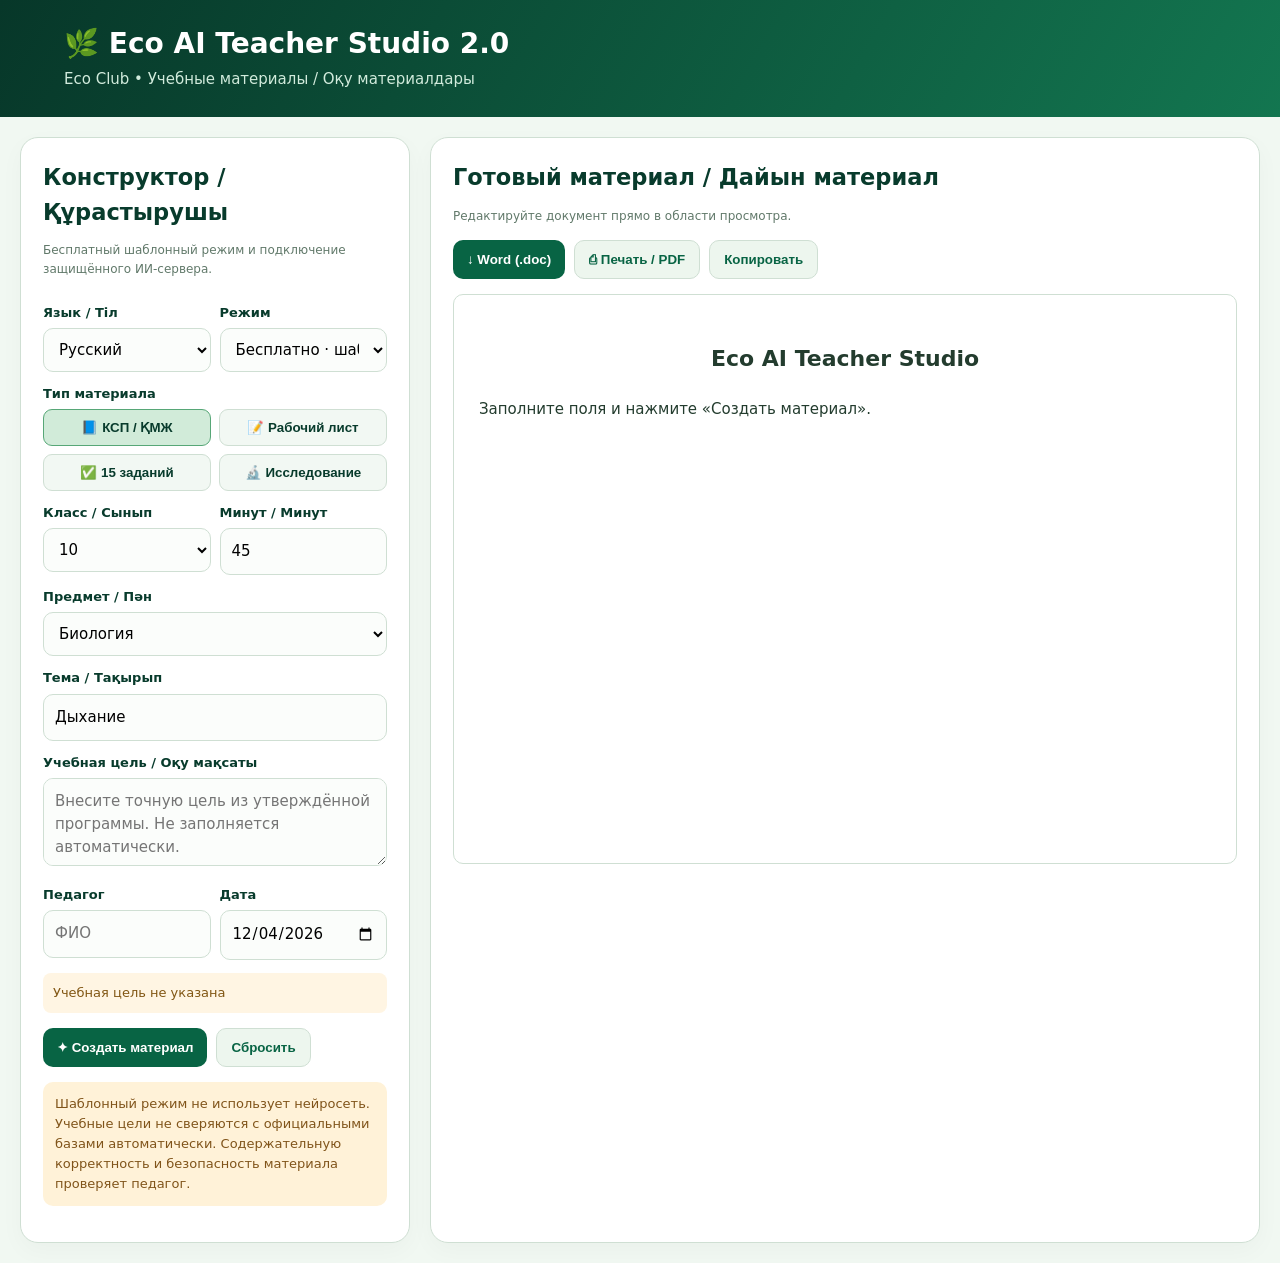
<file: eco-ai-teacher-v2.html>
<!DOCTYPE html><html lang="ru"><head><meta charset="UTF-8"><meta name="viewport" content="width=device-width,initial-scale=1"><title>Eco AI Teacher Studio 2.0</title><style>
:root{--g:#086444;--d:#083b2c;--b:#cfdfd3}*{box-sizing:border-box}body{margin:0;background:#f1f8f2;color:#233c2e;font:15px/1.55 system-ui,Arial}header{background:linear-gradient(120deg,#073729,#137650);color:white;padding:22px 5%}header h1{margin:0;font-size:28px}header p{margin:3px 0;color:#d1ebdc}.layout{max-width:1400px;margin:auto;padding:20px;display:grid;grid-template-columns:390px 1fr;gap:20px}section{background:#fff;border:1px solid var(--b);border-radius:18px;padding:22px;box-shadow:0 8px 25px #00000008}h2{margin:0 0 10px;color:var(--d)}label{display:block;margin:12px 0 5px;font-weight:750;font-size:13px;color:var(--d)}input,select,textarea{width:100%;padding:11px;border:1px solid var(--b);background:#fbfdfb;border-radius:10px;font:inherit}textarea{min-height:88px}.grid{display:grid;grid-template-columns:1fr 1fr;gap:9px}.kinds{display:grid;grid-template-columns:1fr 1fr;gap:8px}.kinds button{background:#f2f8f3;color:var(--d);border:1px solid var(--b);border-radius:9px;padding:10px 5px;font-weight:700}.kinds button.active{background:#d1ebd9;border-color:#57a777}button{cursor:pointer}.buttons{display:flex;gap:9px;flex-wrap:wrap;margin:15px 0}.btn{border:none;border-radius:10px;padding:11px 14px;background:var(--g);color:#fff;font-weight:750}.alt{background:#edf6ee;color:var(--g);border:1px solid var(--b)}.hint{color:#61796a;font-size:12px}.notice{padding:12px;border-radius:10px;background:#fff2d8;color:#80541a;font-size:13px;margin:14px 0}.doc{min-height:570px;padding:25px;border:1px solid var(--b);border-radius:10px;outline-color:#2c9162}.doc h1{text-align:center;font-size:22px}.doc h2{font-size:18px;border-bottom:1px solid var(--b);padding:5px 0}.doc table{border-collapse:collapse;width:100%;font-size:13px}.doc td,.doc th{border:1px solid #adc6b4;padding:8px;vertical-align:top}.doc th{background:#e6f1e8}.doc li{margin:9px 0}.status{font-size:13px;color:#815613;background:#fff5e3;padding:10px;border-radius:8px}.status.good{color:#116044;background:#e9f6ed}#apiBox[hidden]{display:none}@media(max-width:850px){.layout{grid-template-columns:1fr;padding:10px}section{padding:16px}.doc{padding:14px}}@media print{header,.controls,.buttons,.notice,.hint,.status{display:none!important}.layout{display:block;padding:0}section{border:0;box-shadow:none;padding:0}.doc{border:0;padding:0;font-size:12pt}}</style></head><body>
<header><h1>🌿 Eco AI Teacher Studio 2.0</h1><p>Eco Club • Учебные материалы / Оқу материалдары</p></header>
<main class="layout"><section class="controls"><h2>Конструктор / Құрастырушы</h2><p class="hint">Бесплатный шаблонный режим и подключение защищённого ИИ-сервера.</p><div class="grid"><div><label>Язык / Тіл</label><select id="lang"><option value="ru">Русский</option><option value="kk">Қазақша</option></select></div><div><label>Режим</label><select id="mode"><option value="local">Бесплатно · шаблоны</option><option value="ai">Серверный ИИ</option></select></div></div>
<label>Тип материала</label><div class="kinds" id="kinds"><button class="active" data-kind="ksp">📘 КСП / ҚМЖ</button><button data-kind="work">📝 Рабочий лист</button><button data-kind="test">✅ 15 заданий</button><button data-kind="research">🔬 Исследование</button></div>
<div class="grid"><div><label>Класс / Сынып</label><select id="grade"></select></div><div><label>Минут / Минут</label><input id="duration" type="number" value="45" min="10" max="120"></div></div>
<label>Предмет / Пән</label><select id="subject"><option>Биология</option><option>Математика</option><option>Алгебра</option><option>Геометрия</option><option>Экология</option><option>География</option><option>Химия</option><option>Физика</option><option>Естествознание</option></select>
<label>Тема / Тақырып</label><input id="topic" value="Дыхание"><label>Учебная цель / Оқу мақсаты</label><textarea id="goal" placeholder="Внесите точную цель из утверждённой программы. Не заполняется автоматически."></textarea>
<div class="grid"><div><label>Педагог</label><input id="teacher" placeholder="ФИО"></div><div><label>Дата</label><input id="date" type="date"></div></div>
<div id="apiBox" hidden><label>HTTPS адрес защищённого API</label><input id="api" type="url" placeholder="https://example.workers.dev/api/generate"><label>Turnstile Site Key (публичный ключ Cloudflare)</label><input id="siteKey" placeholder="0x4..."><div class="buttons"><button class="btn alt" id="loadCaptcha" type="button">Подключить защиту от ботов</button></div><div id="captcha"></div><p class="hint">POST: JSON с полями kind, grade, subject, topic, goal, lang, duration. Ответ: JSON {"content":"текст"} или {"html":"разметка"}. Секретный API-ключ только на сервере.</p></div>
<p id="status" class="status">Проверьте соответствие темы учебной цели.</p><div class="buttons"><button id="make" class="btn">✦ Создать материал</button><button id="reset" class="btn alt">Сбросить</button></div><div class="notice">Шаблонный режим не использует нейросеть. Учебные цели не сверяются с официальными базами автоматически. Содержательную корректность и безопасность материала проверяет педагог.</div></section>
<section><h2>Готовый материал / Дайын материал</h2><p class="hint">Редактируйте документ прямо в области просмотра.</p><div class="buttons"><button id="word" class="btn">↓ Word (.doc)</button><button id="print" class="btn alt">⎙ Печать / PDF</button><button id="copy" class="btn alt">Копировать</button></div><article id="doc" class="doc" contenteditable="true"><h1>Eco AI Teacher Studio</h1><p>Заполните поля и нажмите «Создать материал».</p></article></section></main>
<script>
"use strict";
const E=id=>document.getElementById(id),safe=x=>String(x??"").replace(/[&<>"']/g,c=>({"&":"&amp;","<":"&lt;",">":"&gt;",'"':"&quot;","'":"&#39;"}[c]));
const tx=(a,b)=>E("lang").value==="kk"?b:a;let kind="ksp";
for(let n=1;n<=11;n++){let x=document.createElement("option");x.textContent=x.value=n;E("grade").append(x)}E("grade").value="10";E("date").value=new Date().toLocaleDateString("en-CA");
document.querySelectorAll("[data-kind]").forEach(x=>x.onclick=()=>{kind=x.dataset.kind;document.querySelectorAll("[data-kind]").forEach(y=>y.classList.toggle("active",x===y))});
let captchaId=null;E("mode").onchange=()=>E("apiBox").hidden=E("mode").value!=="ai";E("loadCaptcha").onclick=async()=>{let key=E("siteKey").value.trim();if(!key){alert("Введите публичный Turnstile Site Key");return}if(!window.turnstile){await new Promise((resolve,reject)=>{let a=document.createElement("script");a.src="https://challenges.cloudflare.com/turnstile/v0/api.js?render=explicit";a.onload=resolve;a.onerror=reject;document.head.append(a)})}E("captcha").replaceChildren();captchaId=window.turnstile.render(E("captcha"),{sitekey:key});};
const fields=()=>({kind,grade:E("grade").value,subject:E("subject").value,topic:E("topic").value.trim(),goal:E("goal").value.trim(),teacher:E("teacher").value.trim(),date:E("date").value,lang:E("lang").value,duration:Number(E("duration").value)});
function status(){let v=fields(),m=[];if(!v.topic)m.push(tx("Тема отсутствует","Тақырып жоқ"));if(!v.goal)m.push(tx("Учебная цель не указана","Оқу мақсаты жазылмаған"));if(v.topic.toLowerCase().includes("дыхани")&&/вод|очистк/i.test(v.goal))m.push(tx("Похоже, тема «Дыхание» не совпадает с целью про воду","«Тыныс алу» тақырыбы су туралы мақсатқа сәйкес келмеуі мүмкін"));E("status").className="status"+(m.length?"":" good");E("status").textContent=m.join(". ")||tx("Данные заполнены. Проверьте соответствие программе вручную.","Деректер толтырылды. Бағдарламаға сәйкестігін тексеріңіз.")}
["topic","goal","lang","subject"].forEach(id=>E(id).addEventListener("input",status));
const para=s=>"<p>"+safe(s)+"</p>",head=s=>"<h2>"+safe(s)+"</h2>",ol=a=>"<ol>"+a.map(s=>"<li>"+safe(s)+"</li>").join("")+"</ol>";
function table(rows){return "<table>"+rows.map((r,i)=>"<tr>"+r.map(c=>(i?"<td>":"<th>")+safe(c)+(i?"</td>":"</th>")).join("")+"</tr>").join("")+"</table>"}
function prompts(v){let t=v.topic;return v.lang==="kk"?["«"+t+"» тақырыбындағы үш негізгі ұғымды түсіндіріңіз.","Екі ұқсастық пен екі айырмашылықты көрсетіңіз.","Өмірден мысал келтіріп, түсіндіріңіз.","Себеп пен салдардың байланысын анықтаңыз.","Екі тәсілді салыстырып, тиімдісін таңдаңыз.","Зерттеу сұрағы мен болжам құрыңыз.","Нәтижелерді кестеге түсіріңіз.","Қате тұжырымды тауып, түзетіңіз.","Тақырып бойынша үш сұрақ құрастырыңыз.","Ұғымдардың байланыс сызбасын құрыңыз.","Қауіпсіз бақылау жоспарын жазыңыз.","Өңірден бір мысал келтіріңіз.","Екі дереккөздегі мәліметті салыстырыңыз.","Қорытындыңызды екі дәлелмен негіздеңіз.","Не үйренгеніңізді және әлі қандай сұрағыңыз барын жазыңыз."]:["Объясните три ключевых понятия темы «"+t+"».","Укажите два сходства и два различия.","Приведите жизненный пример и объясните его.","Установите связь причины и следствия.","Сравните два подхода и выберите оптимальный.","Составьте исследовательский вопрос и гипотезу.","Представьте результаты в виде таблицы.","Найдите ошибочный тезис и исправьте его.","Составьте три вопроса по теме.","Постройте схему связей понятий.","Разработайте план безопасного наблюдения.","Приведите пример из вашего региона.","Сравните два достоверных источника.","Обоснуйте вывод двумя аргументами.","Напишите, что вы узнали и какой вопрос остался."]}
function metadata(v){return para(tx("Предмет","Пән")+": "+v.subject+" | "+tx("Класс","Сынып")+": "+v.grade+" | "+tx("Дата","Күні")+": "+v.date)+para(tx("Тема","Тақырып")+": "+v.topic)+para(tx("Цель (введена учителем)","Мақсат (мұғалім енгізді)")+": "+(v.goal||tx("НЕ ЗАПОЛНЕНА","ТОЛТЫРЫЛМАҒАН")))+(v.teacher?para(tx("Педагог","Мұғалім")+": "+v.teacher):"")}
function build(v){let p=prompts(v),kk=v.lang==="kk",title={ksp:kk?"Қысқа мерзімді жоспар":"Краткосрочный план",work:kk?"Жұмыс парағы":"Рабочий лист",test:kk?"15 тапсырма":"15 заданий",research:kk?"Зерттеу жұмысы":"Исследовательская работа"}[kind];let h="<h1>"+safe(title+" — "+v.topic)+"</h1>"+para(kk?"Мұғалім тексеруі тиіс жоба.":"Черновик — требует проверки педагогом.")+metadata(v);
if(kind==="work")return h+head(kk?"Тапсырмалар":"Задания")+ol(p.slice(0,6))+head(kk?"Бағалау критерийлері":"Критерии оценивания")+table([[kk?"Тапсырма":"Задание",kk?"Дескриптор":"Дескриптор",kk?"Балл":"Баллы"],...p.slice(0,6).map((_,i)=>[i+1,kk?"Жауап түсінікті және дәлелді":"Ответ корректный и аргументированный",2])])+para(kk?"Ашық тапсырмалар: жауаптарды мұғалім тексереді.":"Открытые задания: педагог проверяет ответы. Единого ключа нет.");
if(kind==="test")return h+para(kk?"1–10: қысқа жауап, 11–15: дәлелді жауап.":"1–10: краткий ответ, 11–15: аргументированный ответ.")+ol(p)+head(kk?"Бағалау":"Оценивание")+para(kk?"1–10: 1 баллдан; 11–15: 3 баллдан. Барлығы 25 балл.":"1–10: по 1 баллу; 11–15: по 3 балла. Итого 25 баллов.")+para(kk?"Бұл нұсқа жауап нұсқалары жоқ ашық тест. Мұғалім жауап кілтін дайындайды.":"Это открытые задания, без вариантов и автоматически рассчитанного ключа. Учитель проверяет фактическую корректность.");
if(kind==="research")return h+head(kk?"Зерттеу сұрағы":"Исследовательский вопрос")+para(kk?"Бұл құбылысты қалай зерттеуге болады?":"Как изучить явление по этой теме в реальных условиях?")+head(kk?"Болжам":"Гипотеза")+para(kk?"Егер ... болса, онда ... себебі ...":"Если ..., то ..., потому что ...")+head(kk?"Жұмыс кезеңдері":"Этапы")+ol(p.slice(5,7).concat([kk?"Екі дереккөзді салыстырыңыз.":"Сравните два надёжных источника.",kk?"Қауіпсіз бақылау ұйымдастырыңыз.":"Организуйте безопасное наблюдение.",kk?"Қорытынды жазыңыз.":"Сделайте обоснованный вывод."]))+table([[kk?"Көрсеткіш":"Показатель",kk?"Бақылау 1":"Наблюдение 1",kk?"Бақылау 2":"Наблюдение 2"],["________","________","________"]])+head(kk?"Критерийлер":"Критерии")+para(kk?"Мәселе мен болжам — 2, әдіс — 2, деректер — 2, қорытынды — 2 балл.":"Вопрос и гипотеза — 2, метод — 2, данные — 2, вывод — 2 балла.");
let t=v.duration,a=[Math.round(t*.1),Math.round(t*.2),Math.round(t*.4),Math.round(t*.2)];a.push(t-a.reduce((x,y)=>x+y,0));let stages=kk?["Ұйымдастыру","Қызығушылық","Тәжірибе","Бекіту","Рефлексия"]:["Организация","Актуализация","Изучение и практика","Закрепление","Рефлексия"];return h+para(tx("Продолжительность","Ұзақтығы")+": "+t+" мин")+head(kk?"Сабақ мақсаты":"Цель урока")+para(kk?"Тақырыптың негізгі ұғымдарын түсіндіріп, мысалдар келтіру және қорытынды жасау.":"Объяснять ключевые понятия темы, приводить примеры и формулировать выводы.")+head(kk?"Сабақ барысы":"Ход урока")+table([[kk?"Кезең":"Этап",kk?"Мин":"Мин",kk?"Педагог әрекеті":"Действия педагога",kk?"Оқушы әрекеті":"Действия учащихся",kk?"Бағалау":"Оценивание"],...stages.map((s,i)=>[s,a[i],kk?"Түсіндіреді, талқылауды ұйымдастырады.":"Объясняет и организует обсуждение.",p[i],kk?"Кері байланыс":"Обратная связь"])])+head(kk?"Саралау":"Дифференциация")+para(kk?"Қосымша қолдау және күрделендірілген тапсырмалар.":"Опорные подсказки для учащихся, которым нужна поддержка, и углублённые вопросы для сильных.")+head(kk?"Ресурстар мен қауіпсіздік":"Ресурсы и безопасность")+para(kk?"Оқулық, карточкалар. Тәжірибе барысында қауіпсіздік ережелерін сақтаңыз.":"Учебник, карточки. При проведении опытов соблюдайте правила безопасности.")}
function show(s){E("doc").innerHTML=s}
E("make").onclick=async()=>{status();let v=fields();if(!v.topic||v.duration<10||v.duration>120){alert(tx("Проверьте тему и длительность (10–120 мин).","Тақырып пен ұзақтығын тексеріңіз (10–120 мин)."));return}
if(E("mode").value==="local"){show(build(v));return}let api=E("api").value.trim();if(!/^https:\/\//.test(api)){alert("Требуется адрес HTTPS API.");return}if(captchaId===null||!window.turnstile){alert("Сначала подключите защиту от ботов.");return}let turnstileToken=window.turnstile.getResponse(captchaId);if(!turnstileToken){alert("Пройдите проверку Cloudflare.");return}try{let response=await fetch(api,{method:"POST",headers:{"Content-Type":"application/json"},body:JSON.stringify({...v,turnstileToken})});if(!response.ok)throw Error("HTTP "+response.status);let data=await response.json();let content=typeof data.html==="string"?data.html:typeof data.content==="string"?data.content:null;if(!content)throw Error("Пустой ответ");if(typeof data.html==="string"){let parsed=new DOMParser().parseFromString(content,"text/html");parsed.querySelectorAll("script,style,iframe,form,object,embed,meta,link").forEach(x=>x.remove());parsed.querySelectorAll("*").forEach(x=>Array.from(x.attributes).forEach(a=>{if(a.name.startsWith("on")||["style","href","src","srcdoc"].includes(a.name))x.removeAttribute(a.name)}));show(parsed.body.innerHTML)}else show("<h1>"+safe(v.topic)+"</h1>"+content.split("\n").map(para).join(""))}catch(e){alert("Сервер ИИ недоступен: "+e.message)}finally{if(captchaId!==null&&window.turnstile)window.turnstile.reset(captchaId)}};
E("word").onclick=()=>{let style="<style>body{font:12pt Arial}h1{text-align:center}table{border-collapse:collapse;width:100%}td,th{border:1px solid #777;padding:6px}</style>",blob=new Blob(["\ufeff<html><head><meta charset='utf-8'>"+style+"</head><body>"+E("doc").innerHTML+"</body></html>"],{type:"application/msword"}),url=URL.createObjectURL(blob),a=document.createElement("a");a.href=url;a.download="Eco-Teacher-"+kind+".doc";a.click();setTimeout(()=>URL.revokeObjectURL(url),3000)};
E("print").onclick=()=>window.print();E("copy").onclick=()=>navigator.clipboard.writeText(E("doc").innerText).then(()=>alert("Скопировано"));E("reset").onclick=()=>{E("topic").value="";E("goal").value="";status()};status();
</script></body></html>
</file>
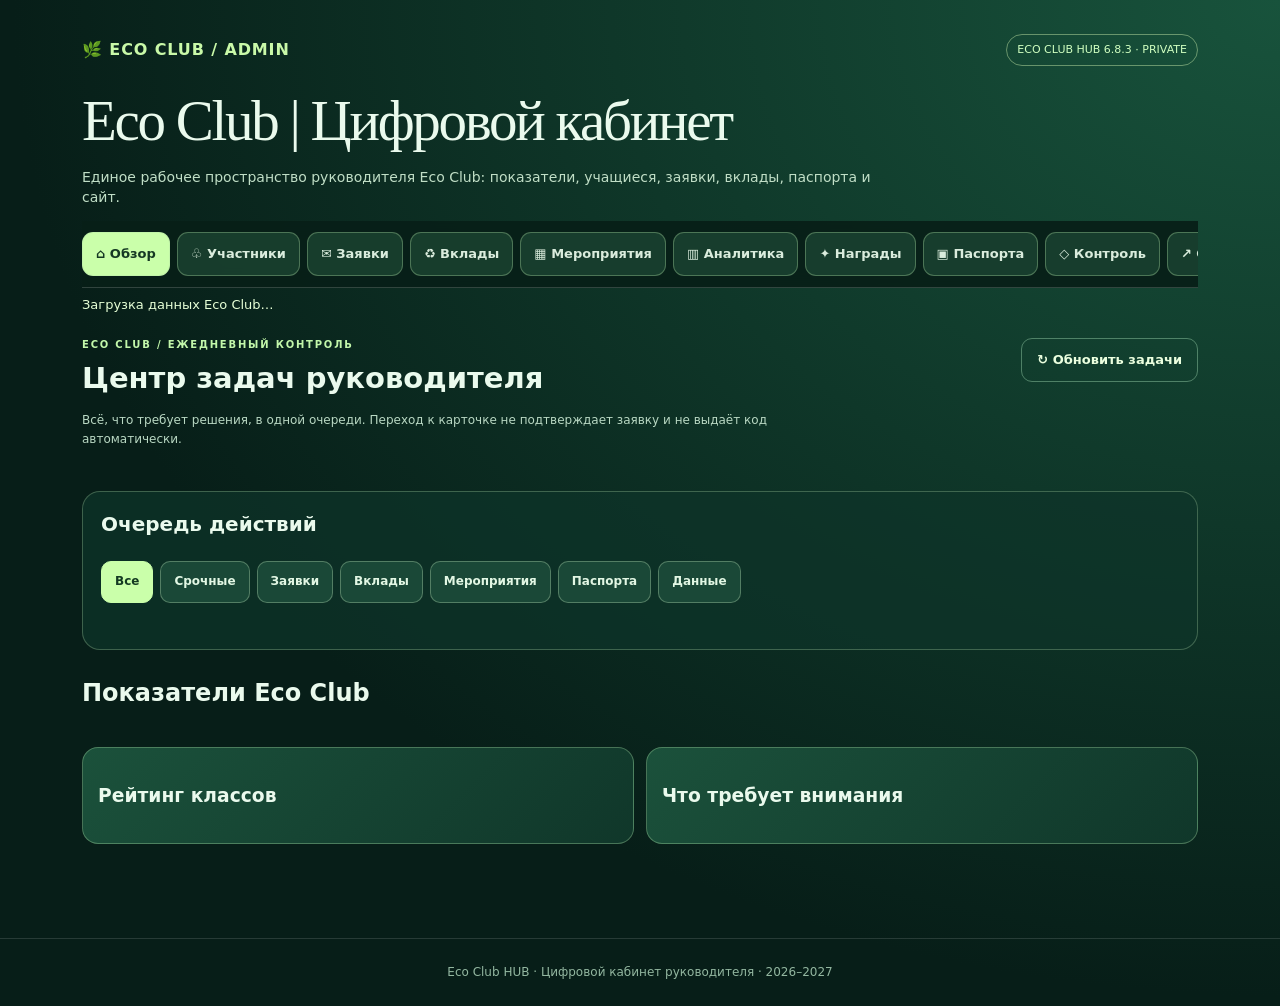
<file: passport-admin-panel.html>
<!doctype html>
<html lang="ru">
<head>
<meta charset="utf-8"><meta name="viewport" content="width=device-width,initial-scale=1">
<title>Eco Club | Цифровой кабинет</title>
<style>
:root{color-scheme:dark;--bg:#071e18;--panel:#103c2e;--panel2:#164a38;--border:#9ad6a655;--green:#caffaa;--text:#eafaed;--dim:#b9d8c3;--red:#ffb6a8;font-family:system-ui,-apple-system,"Segoe UI",Arial,sans-serif}
*{box-sizing:border-box}body{margin:0;color:var(--text);background:radial-gradient(ellipse at top right,#18533c 0%,#071e18 70%);line-height:1.45}
button,input,select{font:inherit}button{cursor:pointer}button:disabled{opacity:.55;cursor:wait}button:focus-visible,input:focus-visible,select:focus-visible{outline:3px solid var(--green);outline-offset:3px}
main{max-width:1160px;padding:34px 22px 80px;margin:auto}.top{display:flex;gap:15px;justify-content:space-between;align-items:center}.logo{font-weight:900;letter-spacing:.055em;color:#c9f9a8}.tag{font-size:11px;border:1px solid #c7e9aa77;padding:7px 10px;border-radius:30px;color:#d0ffc0}
h1{font:normal clamp(34px,5vw,57px)/1.1 Georgia,serif;letter-spacing:-.04em;margin:24px 0 12px}.intro{max-width:790px;color:#c0dec6;font-size:14px}.notice{font-size:12px;border:1px solid #b5db9950;background:#b3cf9920;border-radius:13px;padding:12px;margin:17px 0}
.metrics{display:grid;grid-template-columns:repeat(4,minmax(0,1fr));gap:12px;margin:24px 0}.metric,.panel,.person,.warning{border:1px solid var(--border);background:linear-gradient(145deg,#19503d,#0f3328);border-radius:17px}.metric{padding:18px;min-width:0}.metric b{display:block;color:var(--green);font-variant-numeric:tabular-nums;font-size:clamp(24px,3vw,34px)}.metric span{color:var(--dim);font-size:12px}
.toolbar{display:flex;justify-content:space-between;gap:14px;align-items:center;flex-wrap:wrap;margin:18px 0}.toolbar h2{font-size:22px;margin:0}.action{padding:10px 15px;min-height:43px;background:var(--green);border:1px solid var(--green);color:#123923;font-size:13px;font-weight:800;border-radius:11px}.action.secondary{background:transparent;border-color:#a4ddb56b;color:#ebffdf}.action.danger{background:transparent;color:#ffd2c7;border-color:#e8988682}.action:hover:not(:disabled){filter:brightness(1.08)}.subnote{color:var(--dim);font-size:12px;line-height:1.5}.notifications{display:flex;align-items:center;justify-content:space-between;gap:16px;flex-wrap:wrap;margin-top:17px;padding-top:14px;border-top:1px solid #ffffff26}.notifications>div:first-child{max-width:680px}.notifications p{margin:5px 0 8px}
.search{min-height:44px;flex:1;min-width:200px;max-width:410px;border:1px solid #d0e4be70;background:#0b3026;color:#f5fff1;border-radius:12px;padding:10px 14px}.search::placeholder{color:#c0d2c6}
.items{display:grid;grid-template-columns:repeat(2,minmax(0,1fr));gap:12px}.person{padding:17px;min-width:0}.heading{display:flex;align-items:start;gap:12px;justify-content:space-between}.person h3{font-size:16px;overflow-wrap:anywhere;margin:0 0 5px}.class{font-size:12px;color:var(--dim)}.state{font-size:11px;font-weight:800;white-space:nowrap;border-radius:30px;background:#c8f7a825;color:#dcffbe;padding:6px 10px;border:1px solid #d3f7b565}.state.off{background:#ffffff12;border-color:#ffffff45;color:#c0d9c4}.stats{display:flex;gap:13px;flex-wrap:wrap;color:#c1e1c8;font-size:12px;margin:15px 0}.stats strong{color:#ebffdb}.person-actions{display:flex;gap:8px;flex-wrap:wrap}.warning{padding:16px;color:#e5eddb;margin:20px 0}.warning h2{font-size:16px;margin:0 0 7px}.warning p{font-size:12px;color:#c9dec8;margin:0 0 10px}.audit-list{display:flex;gap:12px;flex-wrap:wrap;color:#d3efdb;font-size:12px}.audit-list span{border:1px solid #a1c9a349;border-radius:25px;padding:6px 10px}
.empty{font-size:13px;line-height:1.6;background:#ffffff08;border:1px dashed #b4e19b70;padding:20px;border-radius:14px}.feedback{font-size:13px;color:#e6ffd6;margin:8px 0 12px;min-height:20px}.feedback.error{color:var(--red)}
dialog{width:min(560px,calc(100vw - 30px));background:#123a2c;color:#eaffea;border:1px solid #b3ebb29b;border-radius:20px;padding:23px;box-shadow:0 25px 100px #000b}dialog::backdrop{background:#03150ebd;backdrop-filter:blur(4px)}dialog h2{font-size:24px;margin:0 0 10px}dialog p{font-size:13px;line-height:1.6;color:#d0e9d2}.code{width:100%;min-height:90px;border-radius:12px;padding:12px;word-break:break-all;resize:vertical;background:#eaf9e9;color:#123523;font-size:15px;border:0}.dialog-actions{display:flex;justify-content:flex-end;gap:9px;flex-wrap:wrap;margin-top:15px}.private-warning{font-weight:700;color:#ffddad}
footer{border-top:1px solid #ffffff21;color:#93b7a0;font-size:12px;padding:25px;text-align:center}
@media(max-width:720px){main{padding:20px 12px 60px}.metrics{grid-template-columns:repeat(2,minmax(0,1fr));gap:8px}.metric{padding:12px}.items{grid-template-columns:1fr}.heading{flex-wrap:wrap}.toolbar{align-items:stretch}.search{max-width:none}.person{padding:13px}}
/* ECO CLUB HUB 6.5 task center */
.hub-task-head{display:flex;align-items:flex-start;justify-content:space-between;gap:15px;flex-wrap:wrap;margin-top:22px}
.hub-task-head h2{margin:4px 0 8px!important;font-size:clamp(22px,2.6vw,29px)}
.hub-task-head .subnote{max-width:720px;line-height:1.6}
.hub-eyebrow{font-size:10px;letter-spacing:1.8px;color:#c2f7aa;font-weight:800}
.hub-task-head button{min-height:44px;flex:none}
.hub-task-kpis{display:grid;grid-template-columns:repeat(4,minmax(0,1fr));gap:10px;margin:15px 0}
.hub-task-metric{border:1px solid #c2eeb755;border-radius:16px;background:linear-gradient(130deg,#1c503b,#0d3428);padding:15px;min-width:0}
.hub-task-metric b{font-size:clamp(25px,3vw,36px);line-height:1.1;color:var(--green);display:block}
.hub-task-metric span{display:block;color:#c4deca;font-size:12px;margin-top:7px}
.hub-task-panel{border:1px solid #b4d9a84d;background:#0e3529bb;border-radius:18px;padding:18px;margin:15px 0 26px}
.hub-task-panel-head{display:flex;align-items:center;justify-content:space-between;flex-wrap:wrap;gap:8px}
.hub-task-panel-head h3{font-size:20px;margin:0 0 10px}
.hub-task-filters{display:flex;gap:7px;flex-wrap:wrap;margin:12px 0}
.hub-task-filters button{border:1px solid #bee1b859;background:#1a4837;color:#e2f7e4;padding:9px 13px;border-radius:10px;min-height:42px;font-size:12px;font-weight:750;cursor:pointer}
.hub-task-filters button[aria-pressed="true"]{background:var(--green);color:#143922;border-color:var(--green)}
.hub-task-filters button span:not(:empty){padding:2px 6px;border-radius:30px;background:#ffffff2b;margin-left:3px}
.hub-task-list{display:grid;grid-template-columns:repeat(2,minmax(0,1fr));gap:10px;margin:14px 0}
.hub-task-item{border:1px solid #d5f1c94a;background:linear-gradient(135deg,#21513d,#133c2e);border-radius:14px;padding:15px;min-width:0}
.hub-task-item[data-urgency="critical"]{border-left:4px solid #f2bd79}
.hub-task-item[data-urgency="high"]{border-left:4px solid #c4f39e}
.hub-task-item[data-urgency="normal"]{border-left:4px solid #9ccacc}
.hub-task-item-head{display:flex;align-items:center;justify-content:space-between;gap:10px;flex-wrap:wrap}
.hub-task-item-title{font-size:14px;font-weight:800;margin:5px 0 7px;overflow-wrap:anywhere}
.hub-task-pill{font-size:10px;border:1px solid #d2edbc72;border-radius:20px;color:#e1f8d5;padding:4px 8px;white-space:nowrap}
.hub-task-item p{font-size:12px;color:#d0e4d1;margin:5px 0;line-height:1.5;overflow-wrap:anywhere}
.hub-task-item .action{margin-top:9px;min-height:40px}
.hub-task-empty{padding:16px;border:1px dashed #ccf6bd69;border-radius:12px;color:#d8f6d2;font-size:13px}
.hub-overview-subtitle{margin:27px 0 8px}
@media(max-width:820px){.hub-task-kpis{grid-template-columns:repeat(2,minmax(0,1fr))}.hub-task-list{grid-template-columns:1fr}.hub-task-panel{padding:13px}}
@media(max-width:420px){.hub-task-metric{padding:11px}.hub-task-filters button{padding:8px 10px}}
.hub-nav{display:flex;position:sticky;top:0;z-index:8;background:#081f18ef;backdrop-filter:blur(10px);gap:7px;overflow-x:auto;padding:11px 0;border-bottom:1px solid #ffffff2b}
.hub-nav button{min-height:44px;flex:none;border-radius:11px;border:1px solid #b2dfa558;color:#daecdd;background:#225039a1;padding:9px 13px;font-size:13px;font-weight:750}
.hub-nav button[aria-selected=true]{background:var(--green);color:#153823}
.hub-view[hidden]{display:none!important}.hub-view h2{margin:24px 0 12px}
.hub-kpis{display:grid;grid-template-columns:repeat(4,minmax(0,1fr));gap:10px;margin:18px 0}
.hub-kpi,.hub-box,.hub-card{border:1px solid #ade3a858;border-radius:16px;background:linear-gradient(135deg,#1b513b,#10372a);padding:15px;min-width:0}
.hub-kpi b{display:block;color:var(--green);font-size:clamp(23px,3vw,35px)}
.hub-kpi small{color:var(--dim);font-size:12px}
.hub-columns,.hub-list{display:grid;grid-template-columns:repeat(2,minmax(0,1fr));gap:12px;margin:14px 0}
.hub-card h3{margin:0 0 8px;font-size:15px;overflow-wrap:anywhere}
.hub-card p{font-size:12px;margin:5px 0;color:#c8e4ce;overflow-wrap:anywhere}
.hub-card .hub-actions{display:flex;flex-wrap:wrap;gap:8px;margin-top:12px}
.hub-card .hub-status{display:inline-block;font-size:11px;color:#e2ffcf;border:1px solid #a7dbb066;border-radius:20px;padding:5px 9px;margin-top:7px}
.hub-filterbar{display:flex;flex-wrap:wrap;gap:8px;margin:15px 0 11px}
.hub-filterbar button{border:1px solid #b7e5ad65;background:#1c4b38;color:#e1f2e3;border-radius:11px;font:inherit;font-weight:700;font-size:12px;padding:10px 14px;min-height:44px;cursor:pointer}
.hub-filterbar button[aria-pressed="true"]{background:var(--green);color:#153823;border-color:var(--green)}
.hub-filterbar button span:not(:empty){display:inline-block;margin-left:5px;border-radius:20px;padding:0 6px;background:#ffffff2a}
.hub-app-searchbar{display:flex;flex-wrap:wrap;align-items:center;gap:9px;margin-bottom:12px}
.hub-app-searchbar .search{max-width:560px;min-width:200px}
.hub-app-searchbar .action{min-height:44px}
.hub-con-toolbar{display:flex;flex-wrap:wrap;align-items:center;gap:9px;margin-bottom:12px}
.hub-con-toolbar .search{max-width:560px;flex:1;min-width:200px}
.hub-class-select{min-height:44px;max-width:240px;min-width:145px;border:1px solid #b7e5ad65;border-radius:11px;background:#123c2d;color:#ecffec;padding:9px 12px;font:inherit;font-size:13px}
.hub-class-select:focus-visible{outline:3px solid var(--green);outline-offset:2px}
.hub-con-toolbar .action{min-height:44px}
.hub-ev-photos{display:flex;gap:8px;overflow-x:auto;margin:10px 0}.hub-ev-photos img{height:92px;width:120px;object-fit:cover;border-radius:10px;border:1px solid #b2daa6}
.hub-ev-desc{white-space:pre-wrap;font-size:12px;line-height:1.5;color:#cfe9d2}
.hub-ev-hint{border:1px solid #b6e1a76b;padding:9px;border-radius:9px;font-size:12px}
.hub-member-tools{display:flex;align-items:center;flex-wrap:wrap;gap:9px;margin:12px 0}
.hub-member-tools .search{max-width:540px}
.hub-member-tools .action{min-height:44px}
.hub-member-dialog{width:min(780px,calc(100vw - 24px));max-height:min(90vh,1100px);overflow:auto}
.hub-member-dialog-head{display:flex;align-items:center;justify-content:space-between;gap:12px;margin-bottom:8px}
.hub-member-dialog-head h2{margin:0;overflow-wrap:anywhere}
.hub-profile-stats{display:grid;grid-template-columns:repeat(3,minmax(0,1fr));gap:9px;margin:15px 0}
.hub-profile-stat{background:#ffffff10;border:1px solid #c8e6ba3c;border-radius:13px;padding:12px;min-width:0}
.hub-profile-stat b{display:block;font-size:23px;color:var(--green);font-variant-numeric:tabular-nums}
.hub-profile-stat small{display:block;color:#c5dec9;font-size:11px}
.hub-profile-awards{display:grid;grid-template-columns:repeat(2,minmax(0,1fr));gap:8px}
.hub-profile-award{background:#c5faa612;border:1px solid #e4ffd23d;border-radius:12px;padding:10px;font-size:13px;display:flex;align-items:center;gap:8px}
.hub-profile-award.unearned{opacity:.5}
.hub-profile-history{display:grid;gap:8px;max-height:240px;overflow:auto}
.hub-profile-entry{padding:9px 11px;background:#e9ffe608;border:1px solid #c2efaf30;border-radius:10px;font-size:12px}
.hub-profile-section-title{font-size:16px;margin:18px 0 10px}
@media(max-width:540px){.hub-profile-stats{grid-template-columns:repeat(2,minmax(0,1fr))}.hub-profile-awards{grid-template-columns:1fr}}

@media(max-width:580px){.hub-con-toolbar .search{width:100%;flex-basis:100%}}

.hub-class-row{padding:9px 0;border-bottom:1px solid #ffffff20;font-size:13px}
.hub-class-track{height:7px;border-radius:20px;background:#ffffff30;margin-top:7px;overflow:hidden}
.hub-class-track i{display:block;height:100%;background:var(--green)}
#hub-iframe{width:100%;height:min(80vh,850px);border:1px solid #aad6ae7c;border-radius:13px;background:white}
.hub-site-tools{display:flex;gap:9px;flex-wrap:wrap;margin:12px 0}.hub-site-tools .action{min-width:110px}
@media(max-width:760px){.hub-kpis{grid-template-columns:repeat(2,minmax(0,1fr))}.hub-columns,.hub-list{grid-template-columns:1fr}}

/* HUB 6.6: owner-only event editor and calendar */
.hub-ev-toolbar{display:flex;align-items:center;justify-content:space-between;flex-wrap:wrap;gap:12px;margin:18px 0}
.hub-ev-view-switch{display:flex;gap:6px}
.hub-ev-view-switch button{padding:10px 15px;border:1px solid #b4dca76b;background:#154231;color:#dff2dc;border-radius:11px;min-height:43px;font-size:13px;font-weight:800}
.hub-ev-view-switch button[aria-pressed="true"]{background:var(--green);color:#0d3926}
.hub-ev-calendar-top{display:flex;align-items:center;justify-content:flex-start;flex-wrap:wrap;gap:10px;margin:16px 0}
.hub-ev-calendar-top h3{font-size:18px;margin:0 auto 0 0;text-transform:capitalize}
.hub-ev-calendar{display:grid;grid-template-columns:repeat(7,minmax(0,1fr));border:1px solid #b9e4b955;border-radius:13px;overflow:hidden;background:#0b2e23;margin-top:12px}
.hub-ev-day-name{padding:11px 4px;text-align:center;font-size:11px;font-weight:800;color:#bdf1af;background:#1b4a37}
.hub-ev-day{min-height:114px;border-top:1px solid #bbdab844;border-right:1px solid #bbdab844;padding:8px;overflow:hidden}
.hub-ev-day.outside{opacity:.4;background:#071a16}
.hub-ev-day.today{box-shadow:inset 0 0 0 2px #caffaa}
.hub-ev-day-number{font-size:12px;font-weight:800;color:#c3f3af}
.hub-ev-calendar-event{display:block;width:100%;text-align:left;background:#22513f;border:1px solid #acdaba60;border-radius:6px;padding:5px;margin:5px 0 0;color:#f2fff1;font-size:10px;line-height:1.4;overflow-wrap:anywhere}
.hub-ev-calendar-event:hover{border-color:#caffaa}
.hub-ev-calendar-event[data-status="published"]{border-left:3px solid #caffaa}
.hub-ev-calendar-event[data-status="pending"]{border-left:3px solid #e9c677}
.hub-ev-calendar-event[data-status="rejected"],.hub-ev-calendar-event[data-status="unpublished"]{opacity:.72}
.hub-ev-editor{width:min(850px,calc(100vw - 24px));max-height:min(92vh,1200px);overflow:auto}
.hub-ev-editor-head{display:flex;gap:12px;justify-content:space-between;align-items:start}
.hub-ev-form-grid{display:grid;grid-template-columns:repeat(2,minmax(0,1fr));gap:13px;margin-top:18px}
.hub-ev-form-grid label{font-size:12px;font-weight:800;color:#d8f4d0;display:flex;flex-direction:column;gap:6px}
.hub-ev-form-grid .hub-ev-field-full{grid-column:1/-1}
.hub-ev-form-grid input,.hub-ev-form-grid select,.hub-ev-form-grid textarea{width:100%;background:#08291f;border:1px solid #b6e6ad70;border-radius:10px;color:#efffec;padding:12px;font-size:13px;min-height:43px;font-family:inherit}
.hub-ev-form-grid textarea{resize:vertical}
.hub-ev-existing-photos{display:flex;flex-wrap:wrap;gap:8px;margin-top:14px}
.hub-ev-existing-photos>div{width:130px;border:1px solid #b7dfaa55;border-radius:10px;padding:7px;display:flex;flex-direction:column;gap:7px}
.hub-ev-existing-photos img{height:95px;width:100%;object-fit:cover;border-radius:6px}
.hub-ev-existing-photos button{font-size:11px;padding:6px;border:1px solid #e0b0aa;background:#4b2928;color:white;border-radius:7px}
@media(max-width:740px){.hub-ev-form-grid{grid-template-columns:1fr}.hub-ev-day{min-height:80px;padding:3px}.hub-ev-calendar-event{font-size:9px;padding:3px}.hub-ev-day-name{font-size:9px}}


/* Eco Club HUB 6.7 | Analytics and reporting */
.hub-report-head{display:flex;justify-content:space-between;align-items:start;gap:14px;flex-wrap:wrap;margin:18px 0}
.hub-report-head h2{margin:3px 0 6px}
.hub-report-eyebrow{font-size:11px;letter-spacing:1.5px;font-weight:900;color:var(--green)}
.hub-report-private{border:1px solid #b7deb36e;border-radius:20px;padding:8px 12px;color:#dcf8d6;font-size:11px}
.hub-report-toolbar{display:flex;gap:11px;align-items:end;flex-wrap:wrap;padding:15px;border:1px solid #b2dcaa58;border-radius:15px;background:#113b2c}
.hub-report-toolbar label{font-size:12px;font-weight:800;color:#d4eccf;display:flex;flex-direction:column;gap:6px}
.hub-report-toolbar label[hidden]{display:none}
.hub-report-toolbar select,.hub-report-toolbar input,.hub-report-panel select{min-height:43px;border:1px solid #b4dfab72;border-radius:10px;background:#0b3026;color:#eafdeb;font-size:13px;padding:9px}
.hub-report-toolbar #hub-report-apply{min-height:43px}
.hub-report-kpis{display:grid;grid-template-columns:repeat(4,minmax(0,1fr));gap:10px;margin:16px 0}
.hub-report-kpi{background:linear-gradient(140deg,#1b4d38,#103729);border:1px solid #b6e1a75c;border-radius:15px;padding:15px;min-width:0}
.hub-report-kpi strong{display:block;font-size:clamp(24px,3vw,35px);font-variant-numeric:tabular-nums;color:var(--green)}
.hub-report-kpi span{display:block;font-size:12px;color:#c6dec8;line-height:1.35;margin-top:4px}
.hub-report-grid{display:grid;grid-template-columns:repeat(2,minmax(0,1fr));gap:12px;margin:13px 0}
.hub-report-panel{background:#113c2eb3;border:1px solid #b4dba451;border-radius:16px;padding:17px;min-width:0}
.hub-report-panel h3{font-size:18px;margin:0 0 10px}
.hub-report-panel-top{display:flex;align-items:center;justify-content:space-between;gap:10px;flex-wrap:wrap}
.hub-report-chart{display:grid;gap:10px;margin-top:15px}
.hub-report-chart-row{display:grid;grid-template-columns:90px 1fr 75px;align-items:center;gap:10px}
.hub-report-chart-label{font-size:12px;color:#d4eed3}
.hub-report-chart-track{height:12px;background:#ffffff24;border-radius:99px;overflow:hidden}
.hub-report-chart-bar{height:100%;background:linear-gradient(90deg,#69b78d,#caffaa);border-radius:99px;min-width:0}
.hub-report-chart-value{font-size:12px;text-align:right;font-variant-numeric:tabular-nums;color:#e4ffdf}
.hub-report-quality{display:grid;grid-template-columns:repeat(2,minmax(0,1fr));gap:8px}
.hub-report-quality-card{padding:10px;border:1px solid #c3e5b841;border-radius:11px;background:#ffffff0a}
.hub-report-quality-card b{font-size:21px;display:block;color:#f1ffd9}
.hub-report-quality-card span{font-size:11px;color:#c8dfce}
.hub-report-list{display:grid;gap:9px;max-height:480px;overflow:auto}
.hub-report-rank{padding:11px 12px;background:#d5ffcb10;border:1px solid #c5eebc47;border-radius:11px}
.hub-report-rank-top{display:flex;justify-content:space-between;gap:8px;align-items:center}
.hub-report-rank-name{font-size:13px;font-weight:850;overflow-wrap:anywhere}
.hub-report-rank-score{white-space:nowrap;color:var(--green);font-weight:850;font-size:13px}
.hub-report-rank-meta{font-size:11px;color:#c6e2d0;margin-top:5px}
.hub-report-export{display:flex;align-items:center;justify-content:space-between;gap:13px;flex-wrap:wrap;padding:18px;margin-top:15px;border:1px solid #b8deab66;border-radius:16px;background:#174535}
.hub-report-export h3{font-size:17px;margin:0 0 5px}
.hub-report-export p{max-width:670px;margin:0}
.hub-report-export-buttons{display:flex;gap:8px;flex-wrap:wrap}
#hub-report-download a{display:inline-block;margin-top:9px;color:#d5ffae;font-size:13px}
@media(max-width:840px){.hub-report-grid{grid-template-columns:1fr}.hub-report-kpis{grid-template-columns:repeat(2,minmax(0,1fr))}}
@media(max-width:440px){.hub-report-chart-row{grid-template-columns:64px 1fr 55px;gap:5px}.hub-report-kpi{padding:10px}.hub-report-toolbar label{flex:1 1 140px}.hub-report-quality{grid-template-columns:1fr}}


/* Eco Club HUB 6.8: private certificates and award register */
.hub-award-head{display:flex;align-items:start;justify-content:space-between;gap:15px;flex-wrap:wrap;margin:18px 0}
.hub-award-head h2{margin:5px 0 8px}
.hub-award-head .subnote{max-width:760px}
.hub-award-kpis{display:grid;grid-template-columns:repeat(4,minmax(0,1fr));gap:10px;margin:17px 0}
.hub-award-metric{background:linear-gradient(145deg,#20503c,#0f3326);border:1px solid #c1e4b35a;border-radius:15px;padding:14px}
.hub-award-metric strong{font-size:28px;display:block;color:var(--green)}
.hub-award-metric span{font-size:12px;display:block;color:#c6e5cb;margin-top:6px}
.hub-award-panel{background:#0c3329ba;border:1px solid #b2deb050;border-radius:17px;padding:17px;margin-top:15px}
.hub-award-title-row{display:flex;align-items:center;justify-content:space-between;gap:15px;flex-wrap:wrap;margin-bottom:12px}
.hub-award-title-row h3{font-size:19px;margin:0}
.hub-award-title-row input,.hub-award-toolbar select{background:#0b2c23;border:1px solid #b9dfad66;border-radius:9px;color:#e6f8e4;min-height:43px;padding:10px;font-size:13px}
.hub-award-title-row input{width:min(100%,375px)}
.hub-award-grid{display:grid;grid-template-columns:repeat(2,minmax(0,1fr));gap:11px}
.hub-award-card{background:linear-gradient(140deg,#20503d,#12382b);border:1px solid #b2dfa84c;border-radius:14px;padding:15px;min-width:0}
.hub-award-card h4{font-size:15px;margin:0 0 8px;overflow-wrap:anywhere}
.hub-award-card p{font-size:12px;margin:5px 0;color:#cee7d4;line-height:1.45;overflow-wrap:anywhere}
.hub-award-card .hub-actions{margin-top:12px;display:flex;flex-wrap:wrap;gap:7px}
.hub-award-chip{font-size:10px;font-weight:800;background:#b6eba928;color:#daf1ce;border-radius:18px;padding:5px 8px;display:inline-block;margin-bottom:7px}
.hub-award-empty{grid-column:1/-1;padding:15px;border:1px dashed #bedfa666;border-radius:12px;color:#d3e9cf;font-size:13px}
#hub-award-download a{color:#d1ffa5;font-size:13px;display:inline-block;margin-top:15px}
@media(max-width:800px){.hub-award-grid{grid-template-columns:1fr}.hub-award-kpis{grid-template-columns:repeat(2,minmax(0,1fr))}}

</style></head>
<body>
<main>
<header class="top"><strong class="logo">🌿 ECO CLUB / ADMIN</strong><span class="tag">ECO CLUB HUB 6.8.3 · PRIVATE</span></header>
<h1>Eco Club | Цифровой кабинет</h1>
<p class="intro">Единое рабочее пространство руководителя Eco Club: показатели, учащиеся, заявки, вклады, паспорта и сайт.</p>

<nav class="hub-nav" id="hub-nav" aria-label="Разделы Eco Club">
<button type="button" data-target="overview" aria-selected="true">⌂ Обзор</button>
<button type="button" data-target="members">♧ Участники</button>
<button type="button" data-target="applications">✉ Заявки</button>
<button type="button" data-target="contributions">♻ Вклады</button>
<button type="button" data-target="events">▦ Мероприятия</button>
<button type="button" data-target="analytics">▥ Аналитика</button>
<button type="button" data-target="awards">✦ Награды</button>
<button type="button" data-target="passports">▣ Паспорта</button>
<button type="button" data-target="quality">◇ Контроль</button>
<button type="button" data-target="site">↗ Сайт</button>
</nav>
<p id="hub-message" class="feedback" role="status">Загрузка данных клуба…</p>
<section id="hub-overview" class="hub-view">
<div class="hub-task-head">
<div><div class="hub-eyebrow">ECO CLUB / ЕЖЕДНЕВНЫЙ КОНТРОЛЬ</div><h2>Центр задач руководителя</h2>
<p class="subnote">Всё, что требует решения, в одной очереди. Переход к карточке не подтверждает заявку и не выдаёт код автоматически.</p></div>
<button id="hub-task-refresh" class="action secondary" type="button">↻ Обновить задачи</button>
</div>
<div class="hub-task-kpis" id="hub-task-kpis"></div>
<div class="hub-task-panel">
<div class="hub-task-panel-head"><h3>Очередь действий</h3><span id="hub-task-updated" class="subnote"></span></div>
<div class="hub-task-filters" role="group" aria-label="Фильтр задач">
<button type="button" data-task-filter="all" aria-pressed="true">Все <span id="hub-task-count-all"></span></button>
<button type="button" data-task-filter="important" aria-pressed="false">Срочные <span id="hub-task-count-important"></span></button>
<button type="button" data-task-filter="applications" aria-pressed="false">Заявки</button>
<button type="button" data-task-filter="contributions" aria-pressed="false">Вклады</button>
<button type="button" data-task-filter="events" aria-pressed="false">Мероприятия</button>
<button type="button" data-task-filter="access" aria-pressed="false">Паспорта</button>
<button type="button" data-task-filter="data" aria-pressed="false">Данные</button>
</div>
<p id="hub-task-result" class="subnote" role="status" aria-live="polite"></p>
<div id="hub-task-list" class="hub-task-list"></div>
<button id="hub-task-more" class="action secondary" type="button" hidden>Показать остальные задачи</button>
</div>
<h2 class="hub-overview-subtitle">Показатели Eco Club</h2>
<div id="hub-kpis" class="hub-kpis"></div>
<div class="hub-columns">
<article class="hub-box"><h3>Рейтинг классов</h3><div id="hub-classes"></div></article>
<article class="hub-box"><h3>Что требует внимания</h3><div id="hub-attention"></div></article>
</div>
</section>
<section id="hub-members" class="hub-view" hidden>
<h2>Участники Eco Club</h2>
<p class="subnote">Откройте профиль, чтобы посмотреть историю подтверждённых вкладов, награды и срок доступа. Личные коды не отображаются.</p>
<div class="hub-member-tools">
<input id="hub-member-search" class="search" type="search" placeholder="Поиск по ФИО или классу" aria-label="Поиск участников">
<select id="hub-member-class" class="hub-class-select" aria-label="Выбор класса"><option value="">Все классы</option></select>
<button type="button" class="action secondary" id="hub-member-clear">Очистить</button>
</div>
<p class="subnote" id="hub-member-count" aria-live="polite"></p>
<div id="hub-members-list" class="hub-list"></div>
</section>
<section id="hub-applications" class="hub-view" hidden>
<h2>Заявки</h2>
<p class="subnote">Новые заявки показаны отдельно. Обработанные заявления хранятся в истории. Приём или отклонение записывается в журнал решений.</p>
<div class="hub-filterbar" id="hub-app-filters" aria-label="Фильтр заявок">
<button type="button" data-app-filter="pending" aria-pressed="true">На рассмотрении <span id="hub-app-pending-count"></span></button>
<button type="button" data-app-filter="history" aria-pressed="false">История <span id="hub-app-history-count"></span></button>
<button type="button" data-app-filter="all" aria-pressed="false">Все заявки</button>
</div>
<div class="hub-app-searchbar"><input class="search" id="hub-app-search" placeholder="Поиск в выбранном разделе по имени, классу или статусу" type="search"><button id="hub-app-clear" class="action secondary" type="button">Очистить</button></div>
<p id="hub-app-context" class="subnote" aria-live="polite"></p>
<div id="hub-app-list" class="hub-list"></div>
</section>
<section id="hub-contributions" class="hub-view" hidden>
<h2>Экологические вклады</h2>
<p class="subnote">На проверке — новые записи; подтверждённые и отклонённые доступны в истории. После подтверждения нового вклада привяжите его к ID в разделе «Паспорта».</p>
<div class="hub-filterbar" id="hub-con-filters" aria-label="Фильтр экологических вкладов">
<button type="button" data-con-filter="pending" aria-pressed="true">На проверке <span id="hub-con-pending-count"></span></button>
<button type="button" data-con-filter="confirmed" aria-pressed="false">Подтверждённые <span id="hub-con-confirmed-count"></span></button>
<button type="button" data-con-filter="rejected" aria-pressed="false">Отклонённые <span id="hub-con-rejected-count"></span></button>
<button type="button" data-con-filter="all" aria-pressed="false">Все вклады <span id="hub-con-all-count"></span></button>
</div>
<div class="hub-con-toolbar">
<input class="search" id="hub-con-search" type="search" placeholder="Поиск по имени, классу или статусу" aria-label="Поиск экологических вкладов">
<select id="hub-con-class" class="hub-class-select" aria-label="Фильтр по классу"><option value="">Все классы</option></select>
<button id="hub-con-clear" class="action secondary" type="button">Очистить</button>
</div>
<p id="hub-con-context" class="subnote" aria-live="polite"></p>
<div id="hub-con-list" class="hub-list"></div>
</section>
<section id="hub-events" class="hub-view" hidden>
<h2>Мероприятия · календарь и публикации</h2>
<p class="subnote">Педагоги отправляют события с основного сайта. Перед публикацией проверьте тексты, фотографии и разрешения на их размещение.</p>
<div class="hub-ev-toolbar">
<button id="hub-ev-create" class="action" type="button">+ Создать мероприятие</button>
<div class="hub-ev-view-switch" role="group" aria-label="Вид мероприятий">
<button type="button" data-ev-view="list" aria-pressed="true">Список</button>
<button type="button" data-ev-view="calendar" aria-pressed="false">Календарь</button>
</div>
</div>
<div id="hub-ev-list-view">
<div class="hub-filterbar" aria-label="Фильтр публикаций">
<button data-event-filter="pending" aria-pressed="true" type="button">На проверке <span id="hub-ev-pending"></span></button>
<button data-event-filter="published" aria-pressed="false" type="button">Опубликованные <span id="hub-ev-published"></span></button>
<button data-event-filter="rejected" aria-pressed="false" type="button">Отклонённые <span id="hub-ev-rejected"></span></button>
<button data-event-filter="unpublished" aria-pressed="false" type="button">Снятые <span id="hub-ev-unpublished"></span></button>
<button data-event-filter="all" aria-pressed="false" type="button">Все <span id="hub-ev-all"></span></button>
</div>
<div class="hub-app-searchbar"><input id="hub-ev-search" class="search" type="search" placeholder="Поиск по названию, классу и категории"><button id="hub-ev-clear" class="action secondary" type="button">Очистить</button></div>
<p class="subnote" id="hub-ev-context" aria-live="polite"></p>
<div id="hub-event-list" class="hub-list"></div>
</div>
<div id="hub-ev-calendar-view" hidden>
<div class="hub-ev-calendar-top">
<button id="hub-ev-prev" type="button" class="action secondary" aria-label="Предыдущий месяц">‹</button>
<h3 id="hub-ev-month">Календарь</h3>
<button id="hub-ev-next" type="button" class="action secondary" aria-label="Следующий месяц">›</button>
<button id="hub-ev-today" type="button" class="action secondary">Сегодня</button>
</div>
<p id="hub-ev-calendar-info" class="subnote"></p>
<div class="hub-ev-calendar" id="hub-ev-calendar" aria-label="Календарь мероприятий"></div>
</div>
</section>

<section id="hub-analytics" class="hub-view" hidden>
<div class="hub-report-head">
 <div><div class="hub-report-eyebrow">ECO CLUB / АНАЛИТИКА</div>
 <h2>Аналитика и отчётность</h2>
 <p class="subnote">Только подтверждённые нетестовые вклады. Выберите период, сравните результаты и сформируйте служебный отчёт.</p></div>
 <div class="hub-report-private">🔒 Только руководителю</div>
</div>
<div class="hub-report-toolbar">
 <label>Период
  <select id="hub-report-preset">
   <option value="month">Месяц</option><option value="quarter">Учебная четверть</option>
   <option value="schoolYear">Учебный год</option><option value="custom">Произвольный</option>
  </select>
 </label>
 <label id="hub-report-anchor-wrap">Опорная дата
  <input id="hub-report-reference" type="date">
 </label>
 <label id="hub-report-from-wrap" hidden>С даты
  <input id="hub-report-from" type="date">
 </label>
 <label id="hub-report-to-wrap" hidden>По дату
  <input id="hub-report-to" type="date">
 </label>
 <button id="hub-report-apply" type="button" class="action">Показать результаты</button>
</div>
<p class="subnote" id="hub-report-period-label"></p>
<div class="hub-report-kpis" id="hub-report-kpis"></div>
<div class="hub-report-grid">
 <section class="hub-report-panel">
 <div class="hub-report-panel-top"><h3>Динамика сборов</h3>
 <select id="hub-report-metric" aria-label="Показатель графика">
  <option value="paperKg">Макулатура, кг</option>
  <option value="capsCount">Крышки, шт.</option>
  <option value="contributions">Подтверждённые вклады</option>
 </select></div>
 <p class="subnote">Суммарные результаты по месяцам выбранного периода</p>
 <div id="hub-report-chart" class="hub-report-chart"></div>
 </section>
 <section class="hub-report-panel">
 <h3>Контроль качества данных</h3>
 <div id="hub-report-quality" class="hub-report-quality"></div>
 <p class="subnote">Записи без определённой даты не включаются в выбранный период. Проверка помогает избежать завышенных показателей.</p>
 </section>
</div>
<div class="hub-report-grid">
 <section class="hub-report-panel">
 <h3>Рейтинг классов</h3>
 <div id="hub-report-classes" class="hub-report-list"></div>
 </section>
 <section class="hub-report-panel">
 <h3>Рейтинг учеников</h3>
 <p class="subnote">Личные результаты предназначены только для внутреннего отчёта.</p>
 <div id="hub-report-students" class="hub-report-list"></div>
 </section>
</div>
<div class="hub-report-export">
 <div><h3>Экспорт отчёта</h3>
 <p class="subnote">Excel (.xlsx) — 4 вкладки с таблицами. PDF — печатная версия для администрации. Временная таблица после выгрузки перемещается в корзину Google Drive.</p>
 </div>
 <div class="hub-report-export-buttons">
  <button id="hub-report-xlsx" type="button" class="action">Скачать Excel</button>
  <button id="hub-report-pdf" type="button" class="action secondary">Скачать PDF</button>
 </div>
</div>
<p id="hub-report-status" class="subnote" role="status" aria-live="polite">Укажите период и нажмите «Показать результаты».</p>
<div id="hub-report-download"></div>
<p class="subnote">Баллы активности: <strong>10 × кг макулатуры + 0,1 × число крышек</strong>. Для учебной четверти используются периоды: сентябрь–октябрь, ноябрь–декабрь, январь–март и апрель–май.</p>
</section>

<section id="hub-awards" class="hub-view" hidden>
 <div class="hub-award-head">
  <div>
   <div class="hub-eyebrow">ECO CLUB / НАГРАДЫ</div>
   <h2>Награды и сертификаты</h2>
   <p class="subnote">Только подтверждённые экологические достижения. Выдача наград выполняется вручную после проверки руководителем.</p>
  </div>
  <button class="action secondary" id="hub-award-refresh" type="button">↻ Обновить</button>
 </div>
 <div id="hub-award-kpis" class="hub-award-kpis"></div>
 <div class="hub-award-panel">
  <div class="hub-award-title-row">
   <h3>Кандидаты на награждение</h3>
   <input id="hub-award-search" class="search" placeholder="Поиск ученика, класса или награды" type="search">
  </div>
  <p class="subnote">Подтверждённые результаты сравниваются с активными шаблонами. Нажатие «Выдать PDF-награду» создаёт реальный сертификат и запись в реестре.</p>
  <div id="hub-award-candidates" class="hub-award-grid"></div>
 </div>
 <div class="hub-award-panel">
  <div class="hub-award-title-row">
   <h3>Реестр выданных наград</h3>
   <div class="hub-award-toolbar">
    <select id="hub-award-status" aria-label="Фильтр наград">
     <option value="all">Все статусы</option>
     <option value="issued">Действующие</option>
     <option value="revoked">Отозванные</option>
    </select>
   </div>
  </div>
  <div id="hub-award-history" class="hub-award-grid"></div>
 </div>
 <div class="hub-award-panel">
  <h3>Шаблоны наград</h3>
  <div id="hub-award-templates" class="hub-award-grid"></div>
  <p class="subnote">Шаблоны редактируются в закрытом листе Google Таблицы «Шаблоны наград». Новые правила требуют проверки серверного кода перед включением.</p>
 </div>
 <p id="hub-award-feedback" class="subnote" role="status" aria-live="polite"></p>
 <div id="hub-award-download"></div>
</section>
<section id="hub-quality" class="hub-view" hidden><h2>Контроль качества данных</h2><div id="hub-quality-kpis" class="hub-kpis"></div><h3>Последние решения</h3><div id="hub-audit-list" class="hub-list"></div></section>
<section id="hub-site" class="hub-view" hidden><h2>Публичный сайт</h2><p class="subnote">Предпросмотр опубликованного Eco Club в этом же кабинете. Изменения дизайна сайта по-прежнему выполняются через GitHub.</p><div class="hub-site-tools" role="group" aria-label="Просмотр разделов публичного сайта"><button type="button" class="action" data-preview="home">Главная</button><button type="button" class="action secondary" data-preview="world">ECO WORLD</button><button type="button" class="action secondary" data-preview="passport">Паспорт · демо</button></div>
<iframe id="hub-iframe" title="Предпросмотр Eco Club" loading="lazy" referrerpolicy="no-referrer" src="https://gulyantsdanil-oss.github.io/eco-club-m.auezov/"></iframe><p><a href="https://gulyantsdanil-oss.github.io/eco-club-m.auezov/" target="_blank" rel="noopener" style="color:var(--green)">Открыть сайт отдельно, если предпросмотр недоступен</a></p></section>
<section id="hub-passports" class="hub-view" hidden>
<div class="notice">🔒 Панель размещается отдельно от кабинета учеников. Новый код виден только один раз и <strong>не сохраняется в листе выдачи</strong>. Доступ — только владельцу проекта.</div>
<div class="metrics">
<div class="metric"><b id="total">—</b><span>Участников с подтверждёнными вкладами</span></div>
<div class="metric"><b id="active">—</b><span>Действующих доступов</span></div>
<div class="metric"><b id="without">—</b><span>Без личного кода</span></div>
<div class="metric"><b id="confirmed">—</b><span>Подтверждённых записей</span></div>
</div>
<section class="warning" id="migration-box" style="display:none">
<h2>Постоянные ID участников · EcoPassport 5.5</h2>
<p id="migration-copy">Прежде чем выдавать новые коды, проведите однократную миграцию: проверьте, что одноимённые ученики в одном классе не перепутаны, и что одинаковые вклады действительно отдельные. Записи не удаляются, старые коды сохраняются.</p>
<button class="action" id="migrate" type="button">Создать ID и привязать подтверждённые вклады</button>
<button class="action secondary" id="sync" type="button" style="display:none">Проверить и привязать новые вклады</button>
<p class="subnote" id="migration-result"></p>
</section>
<section class="warning" id="expiry-section">
<h2>Сроки действия кодов · EcoPassport 5.6</h2>
<p>Новые коды действуют 180 дней. Истёкший код блокируется автоматически. Ранее выданные коды без срока остаются действительными до ручной замены или отзыва.</p>
<div class="audit-list" id="expiry-summary">
<span>До 7 дней: <strong id="due7">—</strong></span>
<span>До 30 дней: <strong id="due30">—</strong></span>
<span>Без срока: <strong id="legacy">—</strong></span>
<span>Истекли: <strong id="expired">—</strong></span>
</div>
<div class="notifications">
<div><strong>Еженедельные напоминания руководителю</strong>
<p>Только сводные числа, без имён учеников и кодов. Понедельник, около 08:00 по времени проекта (Asia/Almaty). По умолчанию выключено.</p>
<small id="notification-status" class="subnote">Статус не проверен.</small></div>
<div><button id="enable-notifications" class="action secondary" type="button">Включить напоминания</button>
<button id="disable-notifications" class="action danger" style="display:none" type="button">Отключить</button></div>
</div>
</section>
<div class="toolbar"><h2>Участники</h2><input class="search" id="search" type="search" placeholder="Поиск по ФИО или классу" aria-label="Поиск участников"><button class="action secondary" id="refresh" type="button">↻ Обновить</button></div>
<p class="feedback" id="message" role="status" aria-live="polite">Загрузка списка…</p>
<div class="items" id="participants"></div>
<section class="warning">
<h2>Проверка данных реестра</h2><p>Отсутствие ID запроса не доказывает дублирование. Перед выдачей кода проверьте спорные записи. Система не удаляет и не исправляет вклады автоматически.</p>
<div id="audit" class="audit-list"></div>
</section>
</section>
<dialog id="hub-ev-editor" class="hub-ev-editor" aria-labelledby="hub-ev-editor-title">
<div class="hub-ev-editor-head"><h2 id="hub-ev-editor-title">Новое мероприятие</h2><button id="hub-ev-editor-close" class="action secondary" type="button">Закрыть</button></div>
<p class="subnote">Сохранение создаёт запись «Ожидает». На основной сайт она попадёт только после отдельной проверки и публикации.</p>
<form id="hub-ev-form">
<div class="hub-ev-form-grid">
<label>Название на русском <input id="hub-ev-f-title-ru" type="text" required minlength="3" maxlength="200" autocomplete="off"></label>
<label>Қазақша атауы <input id="hub-ev-f-title-kk" type="text" required minlength="3" maxlength="200" autocomplete="off"></label>
<label class="hub-ev-field-full">Описание на русском <textarea id="hub-ev-f-desc-ru" required minlength="10" maxlength="3000" rows="3"></textarea></label>
<label class="hub-ev-field-full">Қазақша сипаттамасы <textarea id="hub-ev-f-desc-kk" required minlength="10" maxlength="3000" rows="3"></textarea></label>
<label>Направление <select id="hub-ev-f-category" required>
<option value="education">Экологическое образование</option>
<option value="upbringing">Экологическое воспитание</option>
<option value="activity">Экологическая деятельность</option></select></label>
<label>Класс / участники <input id="hub-ev-f-class" type="text" required maxlength="80" autocomplete="off" placeholder="Например, 6Е"></label>
<label>Дата мероприятия <input id="hub-ev-f-date" type="date" required></label>
<label>Instagram (необязательно) <input id="hub-ev-f-instagram" type="url" maxlength="250" placeholder="https://www.instagram.com/reel/..."></label>
<label class="hub-ev-field-full">Фотографии: до 3 JPG, PNG или WebP, до 3 МБ каждая
<input id="hub-ev-f-photos" type="file" accept=".jpg,.jpeg,.png,.webp,image/jpeg,image/png,image/webp" multiple></label>
</div>
<div class="hub-ev-existing-photos" id="hub-ev-existing-photos"></div>
<p id="hub-ev-editor-msg" class="subnote" aria-live="polite"></p>
<div class="dialog-actions">
<button id="hub-ev-save" class="action" type="submit">Сохранить на модерацию</button>
</div>
</form></dialog>
<dialog id="hub-member-dialog" class="hub-member-dialog" aria-labelledby="hub-member-title">
<div class="hub-member-dialog-head"><h2 id="hub-member-title">Профиль участника</h2><button class="action secondary" id="hub-member-close" type="button">Закрыть</button></div>
<p id="hub-member-loading" class="feedback" role="status" aria-live="polite"></p>
<div id="hub-member-details"></div>
</dialog>
<dialog id="issued" aria-labelledby="issued-title">
<h2 id="issued-title">Новый код создан</h2>
<p>Код необходимо передать участнику или законному представителю лично. После закрытия этого окна <strong>восстановить код будет невозможно</strong>; при утрате придётся выпустить новый.</p>
<p class="subnote" id="expires-note"></p>
<textarea id="one-time-code" class="code" readonly aria-label="Одноразовый код доступа"></textarea>
<p class="private-warning">Не фотографируйте и не публикуйте код. Не пересылайте его в общий чат. Если код был выдан повторно, предыдущий отозван.</p>
<div class="dialog-actions">
<button class="action secondary" id="copy" type="button">Копировать</button>
<button class="action" id="hide" type="button">Я сохранил код — закрыть</button>
</div>
</dialog>
</main><footer>Eco Club HUB · Цифровой кабинет руководителя · 2026–2027</footer>
<script>
(function(){
'use strict';
const $=id=>document.getElementById(id);
let state=[],busy=false,migrationNeeded=true;
function el(tag,klass,text){const e=document.createElement(tag);if(klass)e.className=klass;if(text!==undefined)e.textContent=String(text);return e;}
function message(text,isError){$('message').textContent=text;$('message').className='feedback'+(isError?' error':'');}
function fmt(n,frac=0){return new Intl.NumberFormat('ru-RU',{maximumFractionDigits:frac}).format(n);}
function server(fn,args,success){
 if(busy)return;busy=true;$('refresh').disabled=true;
 let runner=google.script.run.withFailureHandler(error=>{
   busy=false;$('refresh').disabled=false;
   message('Операция не выполнена. '+(error?.message||'Проверьте права доступа.'),true);
 }).withSuccessHandler(result=>{busy=false;$('refresh').disabled=false;success(result);});
 if(fn==='overview')runner.admin54Overview();
 if(fn==='issue')runner.admin54Issue(args[0],args[1]);
 if(fn==='revoke')runner.admin54Revoke(args[0],args[1]);
 if(fn==='migrate')runner.admin54Migrate('MIGRATE_ECO55');
 if(fn==='sync')runner.admin54Sync('SYNC_ECO55');
 if(fn==='notificationStatus')runner.admin56NotificationStatus();
 if(fn==='setNotifications')runner.admin56SetNotifications(args[0]);
}
function paint(){
 const term=$('search').value.trim().toLocaleLowerCase('ru-RU');
 const filtered=state.filter(p=>(p.name+' '+p.className).toLocaleLowerCase('ru-RU').includes(term));
 const wrap=$('participants');wrap.replaceChildren();
 if(!filtered.length){wrap.append(el('p','empty','Нет участников по заданному запросу.'));return;}
 filtered.forEach(p=>{
  const card=el('article','person'),head=el('div','heading'),who=el('div');
  who.append(el('h3','',p.name),el('div','class','Класс: '+p.className));
  if(p.participantRef)who.append(el('div','class','ID: '+p.participantRef));
  const statusMap={legacy:'Код старого формата · без срока',within7:'Истекает через '+p.daysUntilExpiry+' дн.',within30:'Истекает через '+p.daysUntilExpiry+' дн.',valid:'Действует до '+p.expiryDate,expired:'Срок действия истёк',invalid:'Неверная дата окончания',revoked:'Код отозван',none:'Код не выдавался'};
  who.append(el('div','class',statusMap[p.credentialStatus]||'Код не выдавался'));
  const status=el('span','state'+(p.accessActive?'':' off'),p.accessActive?'Код активен':'Код не выдан');
  head.append(who,status);
  const stats=el('div','stats');
  [['Вкладов',p.contributions],['Макулатура',fmt(p.paperKg,1)+' кг'],['Крышки',fmt(p.capsCount)+' шт.']].forEach(([label,val])=>{
    const span=el('span');span.append(el('strong','',String(val)+' '),document.createTextNode(label));stats.append(span);
  });
  const actions=el('div','person-actions');
  const issue=el('button','action',p.accessActive?'Заменить код':'Выдать код');issue.type='button';issue.disabled=migrationNeeded||!p.id;
  issue.addEventListener('click',()=>{
    const question=p.accessActive?'Заменить действующий код? Предыдущий код перестанет работать.':'Выдать новый код для участника?';
    if(!confirm(question))return;
    message('Создаём код…',false);
    server('issue',[p.name,p.className],result=>{
      if(!result?.ok||!/^[a-f0-9]{64}$/.test(result.code||'')){message('Неожиданный ответ сервера.',true);return;}
      $('one-time-code').value=result.code;
      $('expires-note').textContent='Срок действия: 180 дней, до '+new Date(result.expiresAt).toLocaleDateString('ru-RU')+'.';
      $('issued').showModal();
      message('Код выпущен. Сохраните его в закрытом окне.',false);
    });
  });
  actions.append(issue);
  if(p.accessActive){
    const revoke=el('button','action danger','Отозвать');revoke.type='button';revoke.disabled=migrationNeeded||!p.id;
    revoke.addEventListener('click',()=>{
      if(!confirm('Отозвать все действующие коды этого участника? Это нельзя отменить.'))return;
      message('Отзываем доступ…',false);
      server('revoke',[p.name,p.className],result=>{
       message(result?.ok?'Отозвано кодов: '+result.revoked:'Операция не завершена.',!result?.ok);load();
      });
    });
    actions.append(revoke);
  }
  card.append(head,stats,actions);wrap.append(card);
 });
}
function load(){
 message('Обновляем сведения…',false);
 server('overview',[],result=>{
  if(!result?.ok){message('Не удалось получить список.',true);return;}
  state=Array.isArray(result.participants)?result.participants:[];
  migrationNeeded=!!result.setupRequired;
  $('migration-box').style.display='block';
  $('migrate').style.display=migrationNeeded?'inline-block':'none';
  $('sync').style.display=migrationNeeded?'none':'inline-block';
  $('migration-copy').textContent=migrationNeeded?'Однократная миграция: создаём постоянные ID, заполняем столбец M листа «Вклад» и связываем старые коды без их отзыва. Проверьте совпадающие ФИО и класс до нажатия.':'ID настроены. После появления новых подтверждённых вкладов проверяйте их и нажимайте «Привязать новые вклады» — до синхронизации они не появятся в личных паспортах.';
  $('total').textContent=fmt(result.summary.total);
  $('active').textContent=fmt(result.summary.active);
  $('without').textContent=fmt(result.summary.withoutAccess);
  $('confirmed').textContent=fmt(result.audit.confirmed);
  $('due7').textContent=fmt(result.summary.expiresWithin7Days||0);
  $('due30').textContent=fmt(result.summary.expiresWithin30Days||0);
  $('legacy').textContent=fmt(result.summary.legacyCodes||0);
  $('expired').textContent=fmt(result.summary.expiredCodes||0);
  const audit=$('audit');audit.replaceChildren();
  [['Записей без ID',result.audit.confirmedWithoutRequestId],
   ['Тестовых подтверждённых',result.audit.testConfirmed],
   ['Повторных ID',result.audit.duplicateRequestIds],
   ['Совпадений по объёму',result.audit.possibleRepeatedSubmissions],
   ['Подтверждённых без ID участника',result.audit.unlinkedConfirmed],
   ['Кодов старого формата (без срока)',result.summary.legacyCodes],
   ['Истёкших кодов',result.summary.expiredCodes],
   ['Несколько активных кодов',result.summary.moreThanOneActive]]
  .forEach(([name,value])=>audit.append(el('span','',name+': '+fmt(value))));
  message(result.isTruncated?'Показаны первые 500 участников.':'Данные загружены.',false);
  paint();
  checkNotifications();
 });
}
function setNotificationUi(isEnabled){
 $('notification-status').textContent=isEnabled?'Включены. Сводный отчёт приходит только при наличии кодов, требующих внимания.':'Выключены. Письма не отправляются.';
 $('enable-notifications').style.display=isEnabled?'none':'inline-block';
 $('disable-notifications').style.display=isEnabled?'inline-block':'none';
}
function checkNotifications(){
 if(busy)return;
 server('notificationStatus',[],result=>setNotificationUi(!!result?.enabled));
}
function clearSecret(){$('one-time-code').value='';$('issued').close();load();}
$('hide').addEventListener('click',clearSecret);
$('issued').addEventListener('cancel',e=>{e.preventDefault();clearSecret();});
$('copy').addEventListener('click',async()=>{
 const code=$('one-time-code').value;
 try{await navigator.clipboard.writeText(code);$('copy').textContent='Скопировано';}
 catch(e){$('one-time-code').focus();$('one-time-code').select();$('copy').textContent='Скопируйте выделенное';}
});
$('issued').addEventListener('close',()=>{$('one-time-code').value='';$('copy').textContent='Копировать';});
$('migrate').addEventListener('click',()=>{
 if(!confirm('Вы проверили совпадающие ФИО и классы? Создать ID участников, привязать записи и сохранить старые коды?'))return;
 message('Выполняется миграция ID…',false);
 server('migrate',[],result=>{
   if(!result?.ok){message('Миграция не завершена.',true);return;}
   $('migration-result').textContent='Готово: новых ID — '+result.newIds+', привязано вкладов — '+result.linked+', старых кодов — '+result.linkedCodes+'.';
   load();
 });
});
$('sync').addEventListener('click',()=>{
 if(!confirm('Вы проверили принадлежность новых подтверждённых вкладов ученикам?'))return;
 message('Синхронизируем ID…',false);
 server('sync',[],result=>{
   if(!result?.ok){message('Синхронизация не завершена.',true);return;}
   $('migration-result').textContent='Привязано новых записей: '+result.linked+'. Создано ID: '+result.newIds+'.';
   load();
 });
});
$('search').addEventListener('input',paint);
$('refresh').addEventListener('click',load);
$('enable-notifications').addEventListener('click',()=>{
 if(!confirm('Включить еженедельную сводку по срокам кодов на Gmail владельца? Письмо не содержит ФИО и личных кодов.'))return;
 server('setNotifications',[true],result=>{setNotificationUi(!!result?.enabled);message('Напоминания включены. Уведомления будут поступать при наличии кодов, требующих внимания.',false);});
});
$('disable-notifications').addEventListener('click',()=>{
 if(!confirm('Отключить еженедельные напоминания?'))return;
 server('setNotifications',[false],result=>{setNotificationUi(!!result?.enabled);message('Напоминания отключены.',false);});
});
load();
})();
</script>
<script>
/* ECO CLUB HUB 6.0 interactions */

(function(){
'use strict';
const get=id=>document.getElementById(id);
const tabs=['overview','members','applications','contributions','events','analytics','awards','passports','quality','site'];
let current='overview',hub=null,people=[],busy=false,appFilter='pending',conFilter='pending',eventFilter='pending';
let taskFilter='all',taskShowAll=false;
let reportData=null,reportParams=null,reportChartMetric='paperKg',reportDownloadURL=null;
let awardData=null,awardPDFUrl=null;
let eventView='list',eventEditor=null,eventEditorDirty=false,calMonth=new Date(new Date().getFullYear(),new Date().getMonth(),1);
const format=(n,d=0)=>Number.isFinite(Number(n))?new Intl.NumberFormat('ru-RU',{maximumFractionDigits:d}).format(Number(n)):'—';
function element(tag,cls,content){
 const e=document.createElement(tag);
 if(cls)e.className=cls;
 if(content!==undefined)e.textContent=String(content);
 return e;
}
function feedback(text,error=false){
 const el=get('hub-message');el.textContent=text;el.className='feedback'+(error?' error':'');
}
function card(title){
 const e=element('article','hub-card');e.append(element('h3','',title));return e;
}
function line(label,value){
 const e=element('p');const b=element('strong','',label+': ');
 e.append(b,document.createTextNode(String(value===undefined||value===null||value===''?'—':value)));
 return e;
}
function kpi(parent,value,label){
 const e=element('div','hub-kpi');
 e.append(element('b','',value),element('small','',label));parent.append(e);
}
function switchTo(target){
 if(!tabs.includes(target))return;
 current=target;
 tabs.forEach(name=>{get('hub-'+name).hidden=name!==target;});
 document.querySelectorAll('#hub-nav button[data-target]').forEach(btn=>
  btn.setAttribute('aria-selected',String(btn.dataset.target===target)));
 if(target==='passports'&&!get('total').textContent.match(/^\d/)){
  // Original passport controller lives inside its own enclosed script.
  get('refresh').click();
 }
 if(target==='site'){
  // Embedded preview is read-only. External link is always available.
 }
 if(target==='analytics'&&!reportData)loadAnalytics();
 if(target==='awards'&&!awardData)loadAwardData();
 window.scrollTo({top:0,behavior:'auto'});
}
function apiCall(method,args,onSuccess,onFailure){
 if(busy)return;
 busy=true;
 const runner=google.script.run
   .withFailureHandler(err=>{
    busy=false;
    feedback('Ошибка: '+(err&&err.message?err.message:'Проверьте данные или права доступа.'),true);
    if(typeof onFailure==='function')onFailure(err);
   })
   .withSuccessHandler(res=>{
    busy=false;
    onSuccess(res);
   });
 if(method==='dashboard')runner.admin60Dashboard();
 if(method==='members')runner.admin54Overview();
 if(method==='analytics')runner.admin67Analytics(args[0]);
 if(method==='reportExport')runner.admin67ExportReport(...args);
 if(method==='awardOverview')runner.admin68Overview();
 if(method==='awardIssue')runner.admin68IssueAward(...args);
 if(method==='awardDownload')runner.admin68DownloadAward(...args);
 if(method==='awardRevoke')runner.admin68RevokeAward(...args);
 if(method==='awardRefreshPDF')runner.admin681RefreshCertificate(...args);
 if(method==='profile')runner.admin63MemberProfile(args[0]);
 if(method==='decide')runner.admin60Decide(...args);
 if(method==='enroll')runner.admin64EnrollAccepted(...args);
 if(method==='eventDecide')runner.admin64DecideEvent(...args);
 if(method==='deleteTestEvent')runner.admin65DeleteTestEvent(...args);
 if(method==='eventSave')runner.admin66SaveEvent(...args);
 if(method==='eventUploadPhoto')runner.admin66UploadEventPhoto(...args);
 if(method==='eventRemovePhoto')runner.admin66RemoveEventPhoto(...args);
}
function refresh(){
 if(busy)return;
 feedback('Загрузка данных Eco Club…');
 apiCall('dashboard',[],response=>{
  if(!response||!response.ok){feedback('Показатели не загрузились.',true);return;}
  hub=response;
  taskShowAll=false;
  try{render();}
  catch(err){
   feedback('Ошибка отображения: '+String(err&&err.message||err)+'. Обновите страницу или свяжитесь с администратором.',true);
   return;
  }
  // Populate member cards directly from existing owner-only backend.
  apiCall('members',[],response2=>{
   if(response2&&response2.ok)people=Array.isArray(response2.participants)?response2.participants:[];
   renderMembers();
   feedback('Данные обновлены. Панель доступна только руководителю.');
  });
 });
}
function render(){
 if(!hub)return;
 const s=hub.summary;
 renderTaskCenter();
 const kp=get('hub-kpis');kp.replaceChildren();
 [
  [format(s.participants),'Участников с ID'],
  [format(s.paperKg,1)+' кг','Макулатура'],
  [format(s.capsCount),'Крышек'],
  [format(s.approvedContributions),'Подтверждённых вкладов'],
  [format(s.pendingApplications),'Новых заявок'],
  [format(s.pendingContributions),'Вкладов ожидают проверки'],
  [format(s.pendingEvents||0),'Публикаций на проверке'],
  [format(s.unlinked),'Вкладов без ID участника']
 ].forEach(item=>kpi(kp,item[0],item[1]));
 const ranks=get('hub-classes');ranks.replaceChildren();
 if(!hub.classes.length)ranks.append(element('p','subnote','Пока нет подтверждённых результатов.'));
 const top=Math.max(1,...hub.classes.map(x=>Number(x.score)||0));
 hub.classes.forEach((c,i)=>{
  const r=element('div','hub-class-row');
  const title=element('div','');
  title.append(element('strong','',(i+1)+'. '+c.className),document.createTextNode(' · '+format(c.score,1)+' баллов'));
  const track=element('div','hub-class-track'),fill=element('i');
  fill.style.width=Math.max(0,Math.min(100,100*(Number(c.score)||0)/top))+'%';
  track.append(fill);
  r.append(title,track,element('small','',format(c.paperKg,1)+' кг · '+format(c.capsCount)+' крышек'));
  ranks.append(r);
 });
 const attention=get('hub-attention');attention.replaceChildren();
 let count=0;
 [[s.pendingApplications,'Новые заявки','applications'],
 [s.pendingContributions,'Вклады на проверке','contributions'],
 [s.pendingEvents||0,'Мероприятия на модерации','events'],
 [s.unlinked,'Подтверждённые вклады без ID','passports']].forEach(([v,title,tab])=>{
   if(v<1)return;
   count++;
   const p=element('div','hub-card');p.append(line(title,v));
   const b=element('button','action secondary','Открыть раздел');
   b.type='button';b.addEventListener('click',()=>switchTo(tab));p.append(b);attention.append(p);
 });
 if(!count)attention.append(element('p','subnote','Новых задач, ожидающих решения, нет.'));
 renderItems('application');
 renderItems('contribution');
 renderEventItems();
 const control=get('hub-quality-kpis');control.replaceChildren();
 [[s.pendingApplications,'Новые заявки'],
 [s.pendingContributions,'Непроверенные вклады'],
 [s.unlinked,'Подтверждённые без ID'],
 [s.pendingEvents||0,'Мероприятия на проверке'],
 [s.rejectedContributions,'Отклонённые вклады']].forEach(([v,t])=>kpi(control,format(v),t));
 const log=get('hub-audit-list');log.replaceChildren();
 if(!hub.audit.length)log.append(element('p','empty','Журнал решений пока пуст.'));
 hub.audit.forEach(a=>{
  const c=card(a.action||'Решение');
  c.append(line('Дата',a.date),line('Статус',a.status),line('Класс',a.className));
  log.append(c);
 });
}


function reportFilters(){
 const preset=get('hub-report-preset').value;
 return {preset,referenceDate:get('hub-report-reference').value,
  from:get('hub-report-from').value,to:get('hub-report-to').value};
}
function reportControls(){
 const custom=get('hub-report-preset').value==='custom';
 get('hub-report-from-wrap').hidden=!custom;
 get('hub-report-to-wrap').hidden=!custom;
 get('hub-report-anchor-wrap').hidden=custom;
}
function reportStatus(value,isError){
 const el=get('hub-report-status');el.textContent=value;
 el.style.color=isError?'#ffb9aa':'#d6f8c6';
}
function loadAnalytics(){
 if(busy)return;
 reportControls();
 reportStatus('Загружаем подтверждённые результаты…');
 const params=reportFilters();
 apiCall('analytics',[params],r=>{
  if(!r||!r.ok){reportStatus('Не удалось получить отчёт.',true);return;}
  reportData=r;reportParams=params;renderAnalytics();reportStatus('Отчёт сформирован. Данные не изменены.');
 },err=>reportStatus('Ошибка отчёта: '+String(err?.message||err),true));
}
function reportRow(parent,n,label){
 const card=element('div','hub-report-kpi');
 card.append(element('strong','',n),element('span','',label));
 parent.append(card);
}
function reportQualityRow(parent,n,label){
 const card=element('div','hub-report-quality-card');
 card.append(element('b','',String(n)),element('span','',label));
 parent.append(card);
}
function reportRanking(parent,list,nameFn,limit){
 parent.replaceChildren();
 if(!list||!list.length){
  parent.append(element('p','empty','За выбранный период подтверждённых результатов нет.'));
  return;
 }
 list.slice(0,limit).forEach((x,i)=>{
  const row=element('div','hub-report-rank');
  const top=element('div','hub-report-rank-top');
  top.append(element('span','hub-report-rank-name',(i+1)+'. '+nameFn(x)),
   element('span','hub-report-rank-score',format(x.score,1)+' б.'));
  row.append(top,element('div','hub-report-rank-meta',
   x.contributions+' вкладов · '+format(x.paperKg,2)+' кг макулатуры · '+format(x.capsCount)+' крышек'));
  parent.append(row);
 });
 if(list.length>limit)parent.append(element('p','subnote',
  'Показаны первые '+limit+' из '+list.length+'. Полный рейтинг доступен в выгрузке.'));
}
function renderReportChart(){
 const wrap=get('hub-report-chart');wrap.replaceChildren();
 if(!reportData)return;
 const rows=reportData.monthly||[],type=reportChartMetric;
 const max=Math.max(0,...rows.map(x=>Number(x[type])||0));
 if(!rows.length){wrap.append(element('p','empty','Нет данных для графика.'));return;}
 rows.forEach(x=>{
  const line=element('div','hub-report-chart-row');
  const month=element('span','hub-report-chart-label',x.month);
  const track=element('div','hub-report-chart-track');
  const bar=element('div','hub-report-chart-bar');
  const val=Number(x[type])||0;
  bar.style.width=(max>0?100*val/max:0)+'%';
  track.append(bar);
  const value=element('span','hub-report-chart-value',format(val,type==='paperKg'?2:0));
  line.append(month,track,value);wrap.append(line);
 });
}
function renderAnalytics(){
 if(!reportData)return;
 const r=reportData,p=r.period,s=r.summary;
 get('hub-report-period-label').textContent=p.caption+': '+p.from+' — '+p.to+
  ' · Обновлено: '+r.generatedAt;
 const wrap=get('hub-report-kpis');wrap.replaceChildren();
 reportRow(wrap,format(s.paperKg,2)+' кг','Макулатура');
 reportRow(wrap,format(s.capsCount),'Крышки');
 reportRow(wrap,format(s.approvedContributions),'Подтверждённые вклады');
 reportRow(wrap,format(s.activeStudents),'Активные участники');
 reportRow(wrap,format(s.activeClasses),'Активные классы');
 reportRow(wrap,format(s.acceptedApplications),'Принятые заявки');
 reportRow(wrap,format(s.publishedEvents),'Опубликованные мероприятия');
 reportRow(wrap,format(s.unlinkedContributions),'Вклады без ID');
 const quality=get('hub-report-quality');quality.replaceChildren();
 reportQualityRow(quality,s.undatedConfirmed,'Подтверждённые вклады без даты');
 reportQualityRow(quality,s.invalidConfirmedAmounts,'Ошибочные объёмы');
 reportQualityRow(quality,s.undatedAcceptedApplications,'Принятые заявки без даты');
 reportQualityRow(quality,s.undatedPublishedEvents,'Опубликованные мероприятия без даты');
 reportRanking(get('hub-report-classes'),r.classes,x=>x.className,10);
 reportRanking(get('hub-report-students'),r.students,x=>
  x.name+' · '+x.className+(x.participantRef==='Без ID'?' · без ID':''),12);
 renderReportChart();
}
function reportExport(fmt){
 if(busy)return;
 if(!reportData){reportStatus('Сначала сформируйте отчёт.',true);return;}
 const params=reportParams;
 const p=reportData.period;
 if(!confirm('Сформировать служебный отчёт за '+p.from+' — '+p.to+
  '? Личные результаты учащихся предназначены только для внутреннего использования.'))return;
 reportStatus('Готовим файл '+fmt.toUpperCase()+'…');
 apiCall('reportExport',[params,fmt],response=>{
  if(!response?.ok||!response.base64){reportStatus('Файл не получен.',true);return;}
  try{
   const decoded=atob(response.base64),len=decoded.length;
   const data=new Uint8Array(len);
   for(let i=0;i<len;i++)data[i]=decoded.charCodeAt(i);
   const blob=new Blob([data],{type:response.mime});
   if(reportDownloadURL)URL.revokeObjectURL(reportDownloadURL);
   reportDownloadURL=URL.createObjectURL(blob);
   const area=get('hub-report-download');area.replaceChildren();
   const link=element('a','','Скачать готовый '+fmt.toUpperCase()+' («'+response.filename+'»)');
   link.href=reportDownloadURL;link.download=response.filename;
   area.append(link);
   reportStatus('Файл готов. Нажмите ссылку «Скачать готовый отчёт» ниже.');
  }catch(e){reportStatus('Ошибка подготовки скачивания: '+e.message,true);}
 },err=>reportStatus('Не удалось создать '+fmt.toUpperCase()+': '+String(err?.message||err),true));
}

function awardMessage(message,isError){
 const box=get('hub-award-feedback');
 box.textContent=message;
 box.style.color=isError?'#ffb1a1':'#dbf7ce';
}
function loadAwardData(){
 if(busy)return;
 awardMessage('Загружаем результаты и награды…');
 apiCall('awardOverview',[],result=>{
  if(!result?.ok){awardMessage('Невозможно загрузить реестр наград.',true);return;}
  awardData=result;renderAwards();
  awardMessage('Данные обновлены. Выдача сертификатов — только по отдельному подтверждению.');
 },err=>awardMessage('Ошибка: '+String(err?.message||err),true));
}
function renderAwards(){
 if(!awardData)return;
 const k=get('hub-award-kpis');k.replaceChildren();
 const stats=awardData.totals||{};
 [[stats.students||0,'Участников с ID'],[stats.templates||0,'Активных шаблонов'],
 [stats.candidates||0,'Готовы к награждению'],[stats.issued||0,'Действующих наград']].forEach(([number,label])=>{
  const card=element('div','hub-award-metric');
  card.append(element('strong','',String(number)),element('span','',label));
  k.append(card);
 });
 const search=String(get('hub-award-search').value||'').trim().toLocaleLowerCase('ru-RU');
 const list=get('hub-award-candidates');list.replaceChildren();
 const candidates=(awardData.candidates||[]).filter(x=>
  [x.name,x.className,x.templateTitle].join(' ').toLocaleLowerCase('ru-RU').includes(search));
 if(!candidates.length)list.append(element('p','hub-award-empty',
  search?'Совпадений нет.':'Новых достижений для выдачи наград пока нет.'));
 candidates.slice(0,120).forEach(x=>{
  const c=element('article','hub-award-card');
  c.append(element('span','hub-award-chip','Достижение подтверждено'),
   element('h4','',x.name+' · '+x.className),
   element('p','',x.templateTitle),
   element('p','',format(x.currentValue,2)+' '+x.unit+
    ' / порог: '+format(x.threshold,2)+' '+x.unit));
  const actions=element('div','hub-actions');
  const btn=element('button','action','Выдать PDF-награду');
  btn.type='button';btn.addEventListener('click',()=>issueAward(x));
  actions.append(btn);c.append(actions);list.append(c);
 });
 const history=get('hub-award-history');history.replaceChildren();
 const status=get('hub-award-status').value;
 const awards=(awardData.awards||[]).filter(x=>status==='all'||x.status===status);
 if(!awards.length)history.append(element('p','hub-award-empty','Выданных наград пока нет.'));
 awards.forEach(x=>{
  const c=element('article','hub-award-card');
  c.append(element('span','hub-award-chip',x.status==='issued'?'Действует':'Отозвана'),
   element('h4','',x.name+' · '+x.className),
   element('p','',x.titleRu+' · '+x.titleKz),
   element('p','',x.issuedAt+' · № '+x.id));
  if(x.status==='issued'){
   const a=element('div','hub-actions');
   const btn=element('button','action secondary','Скачать PDF');
   btn.type='button';btn.onclick=()=>downloadAward(x.id);
   const regen=element('button','action secondary','Premium А4 · фирменный');
   regen.type='button';regen.onclick=()=>refreshAwardPDF(x);
   const revoke=element('button','action danger','Отозвать награду');
   revoke.type='button';revoke.onclick=()=>revokeAward(x);
   a.append(btn,regen,revoke);c.append(a);
  }
  history.append(c);
 });
 const tbox=get('hub-award-templates');tbox.replaceChildren();
 (awardData.templates||[]).forEach(t=>{
  const c=element('article','hub-award-card');
  c.append(element('span','hub-award-chip',t.active?'Активный шаблон':'Отключён'),
   element('h4','',t.titleRu),element('p','',t.titleKz),
   element('p','',t.reasonRu),
   element('p','',t.threshold+' '+t.unit+' · правило: '+t.rule));
  tbox.append(c);
 });
}
function issueAward(candidate){
 if(busy)return;
 const text='Выдать награду «'+candidate.templateTitle+'» ученику '+candidate.name+
  ' ('+candidate.className+')? Будет создан PDF и постоянная запись в реестре.';
 if(!confirm(text))return;
 awardMessage('Формируем сертификат и проверяем достижения…');
 apiCall('awardIssue',[candidate.participantId,candidate.templateId],r=>{
  if(!r?.ok){awardMessage('Награда не выдана.',true);return;}
  awardMessage('Награда № '+r.awardId+' оформлена. Для скачивания откройте реестр ниже.');
  loadAwardData();
 },err=>awardMessage('Выдача не выполнена: '+String(err?.message||err),true));
}
function downloadAward(id){
 if(busy)return;
 awardMessage('Готовим PDF для скачивания…');
 apiCall('awardDownload',[id],r=>{
  if(!r?.ok||!r.base64){awardMessage('PDF не получен.',true);return;}
  try{
   const raw=atob(r.base64),data=new Uint8Array(raw.length);
   for(let i=0;i<raw.length;i++)data[i]=raw.charCodeAt(i);
   const blob=new Blob([data],{type:'application/pdf'});
   if(awardPDFUrl)URL.revokeObjectURL(awardPDFUrl);
   awardPDFUrl=URL.createObjectURL(blob);
   const wrap=get('hub-award-download');wrap.replaceChildren();
   const link=element('a','','Скачать готовый сертификат '+r.filename);
   link.href=awardPDFUrl;link.download=r.filename;
   wrap.append(link);
   awardMessage('Файл готов. Нажмите ссылку для сохранения PDF.');
  }catch(e){awardMessage('Ошибка создания файла: '+String(e.message||e),true);}
 },err=>awardMessage('Ошибка скачивания: '+String(err?.message||err),true));
}
function refreshAwardPDF(item){
 if(busy)return;
 if(!confirm('Создать премиальный альбомный А4 для сертификата № '+item.id+
  '? Дата выдачи и номер останутся прежними. Старый PDF будет перенесён в корзину, а ранее скачанные копии не изменятся.'))return;
 awardMessage('Создаём обновлённый сертификат на А4…');
 apiCall('awardRefreshPDF',[item.id],r=>{
  if(!r?.ok){awardMessage('Не удалось обновить PDF.',true);return;}
  if(awardPDFUrl){URL.revokeObjectURL(awardPDFUrl);awardPDFUrl=null;}
  get('hub-award-download').replaceChildren();
  loadAwardData();
 },err=>awardMessage('Ошибка перевыпуска PDF: '+String(err?.message||err),true));
}
function revokeAward(item){
 if(busy)return;
 if(!confirm('Отозвать награду № '+item.id+'? Сведения останутся в истории. Уже скачанные копии PDF не могут быть удалены автоматически.'))return;
 const answer=prompt('Чтобы подтвердить отзыв, введите: ОТОЗВАТЬ','');
 if(answer!=='ОТОЗВАТЬ')return;
 awardMessage('Отзываем награду…');
 apiCall('awardRevoke',[item.id],r=>{
  if(!r?.ok){awardMessage('Невозможно отозвать награду.',true);return;}
  loadAwardData();
 },err=>awardMessage('Отзыв не выполнен: '+String(err?.message||err),true));
}

function taskGroupMatch(task,filter){
 if(filter==='all')return true;
 if(filter==='important')return task.severity==='critical'||task.severity==='high';
 return filter==='access'?task.kind==='access':
  task.kind===filter;
}
function renderTaskCenter(){
 if(!hub)return;
 const center=hub.taskCenter;
 const metrics=get('hub-task-kpis'),list=get('hub-task-list');
 metrics.replaceChildren();list.replaceChildren();
 if(!center||!Array.isArray(center.items)){
  get('hub-task-result').textContent='Задачи недоступны. Проверьте, что Код.gs обновлён до версии 6.5.';
  get('hub-task-updated').textContent='';
  get('hub-task-more').hidden=true;
  return;
 }
 const counts=center.counts||{},stat=[
  [counts.applications||0,'Новых заявок','applications'],
  [counts.contributions||0,'Вкладов на проверке','contributions'],
  [counts.events||0,'Публикаций на модерации','events'],
  [(counts.access||0)+(counts.data||0),'Паспорта и данные','access']
 ];
 stat.forEach(([n,label,target])=>{
  const e=element('div','hub-task-metric');
  const value=element('b','',format(n)),name=element('span','',label);
  e.append(value,name);
  metrics.append(e);
 });
 get('hub-task-updated').textContent='Проверено: '+(center.generatedAt||'—');
 get('hub-task-count-all').textContent=String(center.total||0);
 get('hub-task-count-important').textContent=String((center.urgency?.critical||0)+(center.urgency?.high||0));
 document.querySelectorAll('[data-task-filter]').forEach(b=>b.setAttribute('aria-pressed',String(b.dataset.taskFilter===taskFilter)));
 const selected=center.items.filter(item=>taskGroupMatch(item,taskFilter));
 const shown=taskShowAll?selected:selected.slice(0,8);
 const more=get('hub-task-more');
 more.hidden=selected.length<=8;
 more.textContent=taskShowAll?'Свернуть очередь':'Показать ещё ('+(selected.length-8)+')';
 get('hub-task-result').textContent='Задач: '+selected.length+
   (center.truncated?' · показываются первые '+center.shown+' из '+center.total+' по приоритету':'')+
   ' · действия выполняются только в исходном разделе';
 if(!shown.length){
  list.append(element('p','hub-task-empty',
    taskFilter==='all'?'Новых задач нет. Все требующие рассмотрения вопросы обработаны.':'В этой категории нет задач.'));
  return;
 }
 const priorityLabel={critical:'Требует внимания',high:'На рассмотрении',normal:'Плановая задача',routine:'Без срочности'};
 shown.forEach(task=>{
  const article=element('article','hub-task-item');
  article.dataset.urgency=task.severity||'routine';
  const head=element('div','hub-task-item-head');
  head.append(element('span','hub-task-pill',priorityLabel[task.severity]||'Задача'));
  if(task.date)head.append(element('span','subnote',task.date));
  article.append(head,element('div','hub-task-item-title',task.title),
   element('p','',task.detail));
  const button=element('button','action secondary',task.target==='passports'?
    (task.kind==='data'?'Перейти к привязке':'Управлять кодом'):'Открыть запись');
  button.type='button';
  button.addEventListener('click',()=>openTaskSource(task));
  article.append(button);list.append(article);
 });
}
function openTaskSource(task){
 if(!task||!task.target)return;
 const target=task.target;
 if(target==='applications'){
  appFilter=task.kind==='data'?'history':'pending';
  get('hub-app-search').value='';
  switchTo('applications');renderItems('application');
 }else if(target==='contributions'){
  conFilter='pending';
  get('hub-con-search').value='';
  get('hub-con-class').value='';
  switchTo('contributions');renderItems('contribution');
 }else if(target==='events'){
  eventFilter='pending';
  get('hub-ev-search').value='';
  switchTo('events');renderEventItems();
 }else if(target==='passports'){
  switchTo('passports');
  const search=get('search');
  if(task.kind==='access'&&task.name){
   search.value=task.name;
   search.dispatchEvent(new Event('input',{bubbles:true}));
   search.focus();
  }else{
   search.value='';
   search.dispatchEvent(new Event('input',{bubbles:true}));
   const sync=get('sync');
   if(sync&&sync.style.display!=='none')sync.focus();
  }
  return;
 }else return;
 if(task.row){
  const parent=get('hub-'+target);
  const record=Array.from(parent.querySelectorAll('[data-hub-row]'))
   .find(node=>node.dataset.hubRow===String(task.row));
  if(record){
   record.tabIndex=-1;
   record.focus({preventScroll:true});
   record.scrollIntoView({block:'center',behavior:'smooth'});
  }
 }
}
function memberFiltered(people,search,className){
 const needle=String(search||'').trim().toLocaleLowerCase('ru-RU');
 return people.filter(p=>{
  if(className&&String(p.className||'')!==className)return false;
  return [p.name,p.className,p.participantRef].join(' ').toLocaleLowerCase('ru-RU').includes(needle);
 });
}
function memberManageCode(p){
 if(!p.id)return;
 switchTo('passports');
 const search=get('search');
 search.value=p.name+' '+p.className;
 search.dispatchEvent(new Event('input',{bubbles:true}));
 search.focus();
}
function renderMembers(){
 const wrap=get('hub-members-list');wrap.replaceChildren();
 const selector=get('hub-member-class');
 const originalClass=selector.value;
 const classes=[...new Set(people.map(p=>String(p.className||'').trim()).filter(Boolean))]
  .sort((a,b)=>a.localeCompare(b,'ru',{numeric:true}));
 selector.replaceChildren(new Option('Все классы',''));
 classes.forEach(value=>selector.append(new Option(value,value)));
 selector.value=classes.includes(originalClass)?originalClass:'';
 const filtered=memberFiltered(people,get('hub-member-search').value,selector.value);
 get('hub-member-count').textContent='Показано участников: '+filtered.length+' из '+people.length;
 if(!filtered.length){wrap.append(element('p','empty','Участников по выбранным фильтрам нет.'));return;}
 filtered.forEach(p=>{
  const c=card(p.name);
  c.append(line('Класс',p.className),line('Номер паспорта',p.participantRef||'—'),
    line('Вкладов',format(p.contributions)),
    line('Макулатура',format(p.paperKg,1)+' кг'),
    line('Крышки',format(p.capsCount)),
    line('Доступ',p.accessActive?'Код активен':'Код не выдан'));
  const actions=element('div','hub-actions');
  const view=element('button','action','Профиль и достижения');
  view.type='button';view.disabled=!p.id;
  view.addEventListener('click',()=>openMemberProfile(p));
  const manage=element('button','action secondary','Управлять кодом');
  manage.type='button';manage.disabled=!p.id;
  manage.addEventListener('click',()=>memberManageCode(p));
  actions.append(view,manage);c.append(actions);wrap.append(c);
 });
}
function memberMetric(parent,value,label){
 const e=element('div','hub-profile-stat');
 e.append(element('b','',value),element('small','',label));parent.append(e);
}
function memberText(parent,value){
 parent.append(element('p','hub-meta',value));
}
function showMemberProfile(data){
 const wrap=get('hub-member-details');wrap.replaceChildren();
 get('hub-member-loading').textContent='';
 get('hub-member-title').textContent=data.name;
 memberText(wrap,'Класс: '+data.className+' · Экопаспорт № '+data.participantRef);
 const stats=element('div','hub-profile-stats');
 memberMetric(stats,format(data.confirmedCount),'Подтверждённых вкладов');
 memberMetric(stats,format(data.paperKg,2)+' кг','Макулатура');
 memberMetric(stats,format(data.capsCount),'Крышек');
 wrap.append(stats);
 const levels=['Новичок','Экоактивист','Экогерой','Эколидер'];
 const level=Number.isInteger(data.level)&&data.level>=0?levels[data.level]:'Начальный этап';
 memberText(wrap,'Экологический уровень: '+level);
 memberText(wrap,data.nextTarget?
  'До следующего уровня: '+Math.max(0,data.nextTarget-data.confirmedCount)+' вкладов':
  'Достигнут высший уровень');
 const accessNames={legacy:'Старый код без срока',valid:'Код активен до '+data.expiryDate,within7:'Истекает через '+data.daysUntilExpiry+' дн.',within30:'Истекает через '+data.daysUntilExpiry+' дн.',expired:'Срок кода истёк',revoked:'Код отозван',none:'Код не выдавался',invalid:'Некорректная дата окончания'};
 memberText(wrap,'Доступ к паспорту: '+(accessNames[data.credentialStatus]||'Нет данных'));
 wrap.append(element('h3','hub-profile-section-title','Экологические награды'));
 const badges=element('div','hub-profile-awards');
 (data.awards||[]).forEach(a=>{
  const c=element('div','hub-profile-award'+(a.earned?'':' unearned'));
  c.append(element('span','',a.icon),element('span','',a.ru+(a.earned?' · Получено':' · Ещё не получено')));
  badges.append(c);
 });
 wrap.append(badges);
 wrap.append(element('h3','hub-profile-section-title','История подтверждённых вкладов'));
 const history=element('div','hub-profile-history');
 if(!data.history?.length)history.append(element('p','subnote','Подтверждённых вкладов пока нет.'));
 (data.history||[]).forEach(item=>{
  history.append(element('div','hub-profile-entry',
    (item.date||'Дата не указана')+' · '+format(item.paperKg,2)+' кг макулатуры · '+format(item.capsCount)+' крышек'));
 });
 wrap.append(history);
 if(data.historyTruncated)memberText(wrap,'Показаны последние 100 подтверждённых записей.');
 const action=element('div','hub-actions');
 const manage=element('button','action secondary','Управлять кодом');
 manage.type='button';manage.addEventListener('click',()=>{
  get('hub-member-dialog').close();
  memberManageCode({id:data.participantId,name:data.name,className:data.className});
 });
 action.append(manage);wrap.append(action);
}
function openMemberProfile(p){
 if(busy)return;
 const dlg=get('hub-member-dialog');
 get('hub-member-details').replaceChildren();
 get('hub-member-title').textContent=p.name;
 get('hub-member-loading').textContent='Загружаем профиль и историю вкладов…';
 dlg.showModal();
 apiCall('profile',[p.id],result=>{
  if(!dlg.open)return;
  if(!result||!result.ok){
   get('hub-member-loading').textContent='Профиль не удалось загрузить.';
   return;
  }
  if(result.participantId!==p.id){
   get('hub-member-loading').textContent='Идентификатор участника не совпадает.';
   return;
  }
  showMemberProfile(result);
 });
}
function applicationListFiltered(list,mode,search){
 const needle=String(search||'').trim().toLocaleLowerCase('ru-RU');
 return list.filter(x=>{
  const pending=!!x.canDecide;
  if(mode==='pending'&&!pending)return false;
  if(mode==='history'&&pending)return false;
  return [x.name,x.className,x.status,x.notes,x.direction].join(' ').toLocaleLowerCase('ru-RU').includes(needle);
 }).slice().sort((a,b)=>Number(!!b.canDecide)-Number(!!a.canDecide)||(Number(b.row)||0)-(Number(a.row)||0));
}
function updateApplicationControls(){
 if(!hub)return;
 const all=hub.applications;
 const pending=all.filter(x=>x.canDecide).length;
 const history=all.length-pending;
 get('hub-app-pending-count').textContent=String(pending);
 get('hub-app-history-count').textContent=String(history);
 document.querySelectorAll('[data-app-filter]').forEach(button=>
  button.setAttribute('aria-pressed',String(button.dataset.appFilter===appFilter)));
 const label={pending:'Ожидают решения',history:'История рассмотренных заявок',all:'Все заявки'};
 get('hub-app-context').textContent=label[appFilter]+': '+applicationListFiltered(all,appFilter,get('hub-app-search').value).length;
}
function contributionCategory(x){
 const status=String(x.status||'').normalize('NFKC').toLocaleLowerCase('ru-RU')
  .replace(/[^a-zа-яәғқңөұүһіё]/g,'');
 if(['подтверждено','подтвердждено','confirmed','approved','расталды','бекітілді'].includes(status))return 'confirmed';
 if(status.includes('отклон'))return 'rejected';
 if(!!x.canDecide||status==='ожидает')return 'pending';
 return 'other';
}
function contributionListFiltered(list,mode,search,className){
 const needle=String(search||'').trim().toLocaleLowerCase('ru-RU');
 return list.filter(x=>{
  if(mode!=='all'&&contributionCategory(x)!==mode)return false;
  if(className&&String(x.className||'')!==className)return false;
  return [x.name,x.className,x.status,x.notes].join(' ').toLocaleLowerCase('ru-RU').includes(needle);
 }).slice().sort((a,b)=>{
  const order={pending:0,confirmed:1,rejected:2,other:3};
  const priority=order[contributionCategory(a)]-order[contributionCategory(b)];
  return mode==='all'&&priority?priority:(Number(b.row)||0)-(Number(a.row)||0);
 });
}
function updateContributionControls(){
 if(!hub)return;
 const all=hub.contributions;
 const counter={pending:0,confirmed:0,rejected:0,other:0};
 all.forEach(x=>counter[contributionCategory(x)]++);
 get('hub-con-pending-count').textContent=String(counter.pending);
 get('hub-con-confirmed-count').textContent=String(counter.confirmed);
 get('hub-con-rejected-count').textContent=String(counter.rejected);
 get('hub-con-all-count').textContent=String(all.length);
 document.querySelectorAll('[data-con-filter]').forEach(button=>
  button.setAttribute('aria-pressed',String(button.dataset.conFilter===conFilter)));
 const select=get('hub-con-class');
 const currentClass=select.value;
 const classes=[...new Set(all.map(x=>String(x.className||'').trim()).filter(Boolean))]
  .sort((a,b)=>a.localeCompare(b,'ru',{numeric:true}));
 select.replaceChildren();
 select.append(new Option('Все классы',''));
 classes.forEach(className=>select.append(new Option(className,className)));
 select.value=classes.includes(currentClass)?currentClass:'';
 const terms={pending:'Ожидают проверки',confirmed:'Подтверждённые записи',rejected:'Отклонённые записи',all:'Все экологические вклады'};
 const items=contributionListFiltered(all,conFilter,get('hub-con-search').value,select.value);
 get('hub-con-context').textContent=terms[conFilter]+': '+items.length+
  (counter.other?' · С нестандартным статусом: '+counter.other:'');
}
function renderItems(type){
 if(!hub)return;
 const app=type==='application';
 const list=app?hub.applications:hub.contributions;
 const search=get(app?'hub-app-search':'hub-con-search').value.trim().toLocaleLowerCase('ru-RU');
 const wrap=get(app?'hub-app-list':'hub-con-list');wrap.replaceChildren();
 const filtered=app?applicationListFiltered(list,appFilter,search):
  contributionListFiltered(list,conFilter,search,get('hub-con-class').value);
 if(app)updateApplicationControls();else updateContributionControls();
 if(!filtered.length){
  const empty=app&&appFilter==='pending'&&!search?'Все новые заявки рассмотрены. Для просмотра обработанных откройте «История».':
    !app&&conFilter==='pending'&&!search?'Новых вкладов на проверке нет. Откройте «Подтверждённые» или «Все вклады» для просмотра истории.':
    'Записей по выбранным фильтрам нет.';
  wrap.append(element('p','empty',empty));return;
 }
 filtered.forEach(x=>{
  const c=card(x.name||'Без имени');
  c.dataset.hubRow=String(x.row);
  c.append(line('Дата',x.date),line('Класс',x.className));
  if(app){
   c.append(line('Направление',x.direction),line('Мотивация',x.notes));
   if(x.registered)c.append(line('EcoPassport','Подготовлен — код выдаётся отдельно'));
   else if(x.canEnroll){
     const b=element('button','action secondary','Подготовить EcoPassport');
     b.type='button';b.onclick=()=>{
       if(busy||!confirm('Зарегистрировать принятого ученика и создать его постоянный ID без выдачи кода?'))return;
       apiCall('enroll',[x.row,x.stamp],r=>{if(r?.ok)refresh();});
     };c.append(b);
   }
  }
  else{
   c.append(line('Макулатура',format(x.paperKg,2)+' кг'),
     line('Крышки',format(x.capsCount)+' шт.'),
     line('ID участника',x.linked?'Привязан':'Не привязан'));
   if(x.notes)c.append(line('Примечание',x.notes));
   if(x.test)c.append(line('Контроль','Тестовая запись — действия заблокированы'));
  }
  c.append(element('span','hub-status',x.status||'Нет статуса'));
  if(x.canDecide){
   const row=element('div','hub-actions');
   const accept=element('button','action','Подтвердить');
   accept.type='button';accept.addEventListener('click',()=>decide(type,x,'approve'));
   const reject=element('button','action danger','Отклонить');
   reject.type='button';reject.addEventListener('click',()=>decide(type,x,'reject'));
   row.append(accept,reject);c.append(row);
  }
  wrap.append(c);
 });
}
function decide(kind,record,action){
 if(busy)return;
 const what=kind==='application'?'заявку':'вклад';
 if(!confirm((action==='approve'?'Подтвердить ':'Отклонить ')+what+' — '+record.name+' ('+record.className+')?'))return;
 let reason='';
 if(action==='reject'){
  const answer=prompt('Причина отклонения (не менее 3 символов):','');
  if(answer===null)return;
  reason=answer.trim();
  if(reason.length<3){feedback('Укажите причину отклонения длиной не менее 3 символов.',true);return;}
 }
 feedback('Сохраняем решение…');
 apiCall('decide',[kind,record.row,record.stamp,action,reason],r=>{
  if(!r||!r.ok){feedback('Решение не сохранено.',true);return;}
  feedback('Решение сохранено. '+(r.needsSync?'Для отображения нового подтверждённого вклада в паспорте синхронизируйте ID в разделе «Паспорта».':''));
  refresh();
 });
}

function changeEventView(next){
 if(next!=='list'&&next!=='calendar')return;
 eventView=next;
 get('hub-ev-list-view').hidden=eventView!=='list';
 get('hub-ev-calendar-view').hidden=eventView!=='calendar';
 document.querySelectorAll('[data-ev-view]').forEach(b=>
  b.setAttribute('aria-pressed',String(b.dataset.evView===eventView)));
 if(eventView==='calendar')renderEventsCalendar();
}
function eventDateISO(date){
 const s=String(date||'').trim();
 return /^\d{4}-\d{2}-\d{2}$/.test(s)?s:'';
}
function renderEventsCalendar(){
 if(!hub||!hub.events)return;
 const wrap=get('hub-ev-calendar');wrap.replaceChildren();
 const year=calMonth.getFullYear(),month=calMonth.getMonth();
 get('hub-ev-month').textContent=calMonth.toLocaleDateString('ru-RU',{month:'long',year:'numeric'});
 const names=['Пн','Вт','Ср','Чт','Пт','Сб','Вс'];
 names.forEach(x=>wrap.append(element('div','hub-ev-day-name',x)));
 const start=(new Date(year,month,1).getDay()+6)%7;
 const maxDay=new Date(year,month+1,0).getDate();
 const days=35+7*(start+maxDay>35);
 const events=(hub.events||[]).filter(x=>eventDateISO(x.dateISO));
 const byDate=new Map();
 events.forEach(x=>{
  const group=byDate.get(x.dateISO)||[];
  group.push(x);byDate.set(x.dateISO,group);
 });
 const current=new Date(),today=[current.getFullYear(),String(current.getMonth()+1).padStart(2,'0'),String(current.getDate()).padStart(2,'0')].join('-');
 for(let i=0;i<days;i++){
  const day=new Date(year,month,1-start+i);
  const iso=[day.getFullYear(),String(day.getMonth()+1).padStart(2,'0'),String(day.getDate()).padStart(2,'0')].join('-');
  const outside=day.getMonth()!==month;
  const cell=element('div','hub-ev-day'+(outside?' outside':'')+(iso===today?' today':''));
  cell.append(element('span','hub-ev-day-number',day.getDate()));
  (byDate.get(iso)||[]).forEach(x=>{
   const btn=element('button','hub-ev-calendar-event',x.nameRu||x.nameKk||'Мероприятие');
   btn.type='button';btn.dataset.status=eventStatus(x);
   btn.title=(x.nameRu||'Мероприятие')+' — '+x.status;
   btn.addEventListener('click',()=>{
    eventFilter='all';get('hub-ev-search').value=x.eventId;
    changeEventView('list');renderEventItems();
    const target=Array.from(get('hub-event-list').querySelectorAll('[data-hub-row]'))
      .find(el=>el.dataset.hubRow===String(x.row));
    if(target){target.tabIndex=-1;target.focus();target.scrollIntoView({block:'center',behavior:'smooth'});}
   });
   cell.append(btn);
  });
  wrap.append(cell);
 }
 const monthItems=events.filter(x=>x.dateISO.slice(0,7)===
  year+'-'+String(month+1).padStart(2,'0'));
 get('hub-ev-calendar-info').textContent='Мероприятий в выбранном месяце: '+monthItems.length+
  '. Нажмите событие в календаре, чтобы открыть его карточку.';
}
function editorField(name){return get('hub-ev-f-'+name);}
function closeEventEditor(){
 const dlg=get('hub-ev-editor');
 if(dlg.open)dlg.close();
 if(eventEditorDirty){eventEditorDirty=false;refresh();}
}
function eventEditorStatus(text,isError=false){
 const el=get('hub-ev-editor-msg');
 el.textContent=text;el.style.color=isError?'#ffb5a8':'#d5f9c5';
}
function renderEventEditorPhotos(){
 const wrap=get('hub-ev-existing-photos');wrap.replaceChildren();
 const x=eventEditor;
 if(!x||!Array.isArray(x.photoIds))return;
 x.photoIds.forEach((id,i)=>{
  const photo=element('div','');
  const img=element('img');img.alt='Изображение мероприятия '+(i+1);
  img.src='https://drive.google.com/thumbnail?id='+encodeURIComponent(id)+'&sz=w500';
  img.loading='lazy';photo.append(img);
  const b=element('button','','Убрать фото');
  b.type='button';b.disabled=!x.row;
  b.addEventListener('click',()=>{
   if(busy||!confirm('Убрать фотографию из записи мероприятия? Файл будет закрыт от публичного просмотра.'))return;
   eventEditorStatus('Убираем фотографию…');
   apiCall('eventRemovePhoto',[x.row,x.stamp,id],result=>{
    if(!result?.ok){eventEditorStatus('Не удалось убрать фотографию.',true);return;}
    x.stamp=result.stamp;x.photoIds=x.photoIds.filter(v=>v!==id);
    eventEditorDirty=true;
    renderEventEditorPhotos();
    eventEditorStatus('Фотография убрана. Остальные данные не изменены.');
   },err=>eventEditorStatus('Ошибка: '+(err?.message||'Неизвестная ошибка'),true));
  });
  photo.append(b);wrap.append(photo);
 });
}
function eventEditorTodayISO_(){
 const d=new Date();
 return [d.getFullYear(),String(d.getMonth()+1).padStart(2,'0'),String(d.getDate()).padStart(2,'0')].join('-');
}
function openEventEditor(x){
 if(busy)return;
 const value=x||{};
 eventEditor={row:value.row||null,stamp:value.stamp||'',eventId:value.eventId||'',
  photoIds:Array.isArray(value.photoIds)?value.photoIds.slice():[]};
 eventEditorDirty=false;
 const fields={'title-ru':value.nameRu||'','title-kk':value.nameKk||'',
  'desc-ru':value.descRu||'','desc-kk':value.descKk||'',
  category:value.category||'education',class:value.className||'',
  date:value.dateISO||(x?'':eventEditorTodayISO_()),instagram:value.instagram||''};
 Object.entries(fields).forEach(([key,val])=>{const field=editorField(key);if(field)field.value=val;});
 get('hub-ev-f-photos').value='';
 get('hub-ev-editor-title').textContent=x?'Изменить: '+value.nameRu:'Новое мероприятие';
 get('hub-ev-save').disabled=false;
 eventEditorStatus(x?
  'Изменения сохраняются в очереди модерации. Для публикации требуется отдельное подтверждение.':
  'Заполните данные и сохраните. Фото необязательны.');
 renderEventEditorPhotos();
 get('hub-ev-editor').showModal();
}
function fileToBase64(file,done,fail){
 const reader=new FileReader();
 reader.onerror=()=>fail(new Error('READ_PHOTO_FAILED'));
 reader.onload=()=>{
  const result=String(reader.result||'');
  const pos=result.indexOf(',');
  if(pos<0)fail(new Error('INVALID_IMAGE_DATA'));
  else done(result.slice(pos+1));
 };
 reader.readAsDataURL(file);
}
function uploadEventEditorPhotos(files,index){
 if(!eventEditor)return;
 if(index>=files.length){
  eventEditorStatus('Мероприятие сохранено. Публикация доступна только после проверки.');
  closeEventEditor();
  return;
 }
 const file=files[index];
 eventEditorStatus('Загрузка фото '+(index+1)+' из '+files.length+'…');
 fileToBase64(file,base64=>{
  apiCall('eventUploadPhoto',[eventEditor.row,eventEditor.stamp,
   {name:file.name,mime:file.type||'image/jpeg',base64}],res=>{
    if(!res?.ok){eventEditorStatus('Не удалось загрузить фотографию.',true);return;}
    eventEditor.stamp=res.stamp;
    eventEditor.photoIds.push(res.fileId);
    eventEditorDirty=true;
    renderEventEditorPhotos();
    uploadEventEditorPhotos(files,index+1);
   },err=>eventEditorStatus('Ошибка загрузки: '+(err?.message||'Повторите попытку'),true));
 },err=>eventEditorStatus('Ошибка чтения файла: '+err.message,true));
}
function submitEventEditor(e){
 e.preventDefault();
 if(busy||!eventEditor)return;
 const data={titleRu:editorField('title-ru').value.trim(),
  titleKk:editorField('title-kk').value.trim(),descRu:editorField('desc-ru').value.trim(),
  descKk:editorField('desc-kk').value.trim(),category:editorField('category').value,
  className:editorField('class').value.trim(),dateISO:editorField('date').value,
  instagram:editorField('instagram').value.trim()};
 const photos=Array.from(get('hub-ev-f-photos').files||[]);
 if(eventEditor.photoIds.length+photos.length>3){
  eventEditorStatus('Не более трёх фотографий на мероприятие.',true);return;
 }
 if(photos.some(f=>f.size>3*1024*1024||
    !['image/jpeg','image/png','image/webp'].includes(f.type))){
  eventEditorStatus('Допустимы только JPG, PNG или WebP размером до 3 МБ.',true);return;
 }
 eventEditorStatus('Сохраняем мероприятие…');
 apiCall('eventSave',[data,eventEditor.row,eventEditor.stamp],r=>{
  if(!r?.ok){eventEditorStatus('Не удалось сохранить запись.',true);return;}
  eventEditor.row=r.row;eventEditor.eventId=r.eventId;eventEditor.stamp=r.stamp;
  eventEditorDirty=true;
  uploadEventEditorPhotos(photos,0);
 },err=>eventEditorStatus('Ошибка сохранения: '+(err?.message||'Проверьте данные'),true));
}
function eventStatus(x){
 const s=String(x.status||'').normalize('NFKC').trim().toLowerCase().replace(/^[✅❌⏳]\s*/,'');
 if(x.canDecide||['на проверке','на модерации','ожидает','ожидает проверки','ожидает подтверждения','на рассмотрении','отправлено','новая публикация','новое мероприятие','pending','submitted'].includes(s))return 'pending';
 if(['опубликовано','одобрено','утверждено','published','approved'].includes(s))return 'published';
 if(['отклонено','отклонён','отклонена','отказано','rejected'].includes(s))return 'rejected';
 if(['снято с публикации','unpublished'].includes(s))return 'unpublished';
 return 'other';
}
function eventFiltered(all,filter,q){
 const search=String(q||'').trim().toLowerCase();
 return all.filter(x=>(filter==='all'||eventStatus(x)===filter)&&
  [x.eventId,x.dateISO,x.nameRu,x.nameKk,x.category,x.className,x.descRu].join(' ').toLowerCase().includes(search))
  .sort((a,b)=>filter==='all'&&(eventStatus(a)==='pending')!==(eventStatus(b)==='pending')?(eventStatus(a)==='pending'?-1:1):b.row-a.row);
}
function renderEventItems(){
 if(!hub)return;
 renderEventsCalendar();
 const all=hub.events||[],counts={pending:0,published:0,rejected:0,unpublished:0,other:0};
 all.forEach(x=>counts[eventStatus(x)]++);
 ['pending','published','rejected','unpublished'].forEach(x=>get('hub-ev-'+x).textContent=counts[x]);
 get('hub-ev-all').textContent=all.length;
 document.querySelectorAll('[data-event-filter]').forEach(b=>b.setAttribute('aria-pressed',String(b.dataset.eventFilter===eventFilter)));
 const shown=eventFiltered(all,eventFilter,get('hub-ev-search').value);
 get('hub-ev-context').textContent='Найдено публикаций: '+shown.length+(counts.other?' · Неизвестный статус: '+counts.other:'');
 const list=get('hub-event-list');list.replaceChildren();
 if(!shown.length){list.append(element('p','empty',eventFilter==='pending'?'Новых мероприятий для проверки нет.':'По выбранному фильтру публикаций нет.'));return;}
 shown.forEach(x=>{
  const c=card(x.nameRu||x.nameKk||'Без названия');
  c.dataset.hubRow=String(x.row);
  if(x.nameKk)c.append(line('Название ҚАЗ',x.nameKk));
  if(x.descRu)c.append(element('p','hub-ev-desc',x.descRu));
  if(x.descKk)c.append(line('Описание ҚАЗ',x.descKk));
  c.append(line('Класс',x.className),line('Дата',x.date),line('Категория',x.category),line('Статус',x.status));
  if(Array.isArray(x.photoUrls)&&x.photoUrls.length){
   const strip=element('div','hub-ev-photos');
   x.photoUrls.forEach((u,i)=>{if(!/^https:\/\/drive\.google\.com\/thumbnail\?id=[\w-]+&sz=w500$/.test(u))return;
     const link=element('a');link.href=u;link.target='_blank';link.rel='noopener noreferrer';
     const img=element('img');img.src=u;img.loading='lazy';img.alt='Фотография '+(i+1);link.append(img);strip.append(link);
   });c.append(strip);
  }
  if(x.canEdit){
   const edit=element('button','action secondary','Редактировать / Фото');
   edit.type='button';edit.addEventListener('click',()=>openEventEditor(x));
   const tools=element('div','hub-actions');tools.append(edit);c.append(tools);
  }
  if(x.canUnpublish)c.append(element('p','subnote','Для редактирования опубликованного мероприятия сначала снимите его с сайта.'));
  if(x.canDecide){
   if(!x.canPublish)c.append(element('p','hub-ev-hint','Для публикации необходимы правильные ID, заголовок, категория и дата. Отклонение доступно с причиной.'));
   const actions=element('div','hub-actions');
   const approve=element('button','action','Опубликовать на сайте');approve.disabled=!x.canPublish;approve.type='button';
   approve.onclick=()=>decideEvent(x,'approve');
   const reject=element('button','action danger','Отклонить');reject.type='button';reject.onclick=()=>decideEvent(x,'reject');
   actions.append(approve,reject);c.append(actions);
  }
  if(x.canDeleteTest){
   const cleanup=element('button','action danger','Удалить тест и фото');
   cleanup.type='button';cleanup.onclick=()=>deleteTestEvent(x);
   const cleanupActions=element('div','hub-actions');
   cleanupActions.append(cleanup);
   c.append(cleanupActions);
  }
  if(x.canUnpublish){
   const actions=element('div','hub-actions');
   const unpublish=element('button','action danger','Снять с публикации');
   unpublish.type='button';unpublish.onclick=()=>decideEvent(x,'unpublish');
   actions.append(unpublish);c.append(actions);
  }
  if(eventStatus(x)==='rejected'&&x.decisionReason)c.append(line('Причина отклонения',x.decisionReason));
  list.append(c);
 });
}
function deleteTestEvent(x){
 if(busy||!x.canDeleteTest)return;
 if(!confirm('Удалить ТЕСТОВОЕ мероприятие «'+x.nameRu+'» из реестра и отправить его фотографии в корзину Google Drive? Операция необратима из кабинета.'))return;
 const typed=prompt('Для подтверждения введите полностью номер события:', '');
 if(typed===null||typed.trim()!==x.eventId){
   feedback('Удаление отменено: номер события не совпадает.',true);return;
 }
 feedback('Удаляем тестовую запись и фотографии…');
 apiCall('deleteTestEvent',[x.row,x.stamp,x.eventId],r=>{
  if(!r?.ok){feedback('Тест не удалён.',true);return;}
  refresh();
  feedback('Тестовая запись удалена. '+(r.photoCleanupFailures?
    'Не удалось убрать некоторые фото из Google Drive: '+r.photoCleanupFailures+'. Проверьте папку загрузок вручную.':
    'Фотографии перенесены в корзину. Обновите основной сайт.'));
 });
}
function decideEvent(x,action){
 if(busy)return;
 const prompts={
  approve:'Опубликовать мероприятие «'+x.nameRu+'»? Фотографии станут доступны по ссылке на публичном сайте. Проверьте согласия на публикацию.',
  reject:'Отклонить мероприятие «'+x.nameRu+'»?',
  unpublish:'Снять мероприятие «'+x.nameRu+'» с сайта и закрыть доступ по ссылке к его фотографиям?'
 };
 if(!prompts[action]||!confirm(prompts[action]))return;
 let reason='';
 if(action!=='approve'){
  const value=prompt('Причина (минимум 5 символов):',action==='unpublish'?'Завершение теста':'');
  if(value===null)return;reason=value.trim();
  if(reason.length<5){feedback('Укажите причину длиной не менее 5 символов.',true);return;}
 }
 apiCall('eventDecide',[x.row,x.stamp,action,reason],res=>{
  if(!res?.ok){feedback('Решение не сохранено.',true);return;}
  refresh();
  const texts={
   approve:'Публикация синхронизирована с лентой сайта. Обновите основной сайт и проверьте карточку.',
   reject:'Публикация отклонена. Причина сохранена.',
   unpublish:'Мероприятие снято с публикации, доступ к фото по ссылке закрыт. Проверьте сайт.'
  };
  feedback(texts[action]);
 });
}
document.querySelectorAll('#hub-nav button[data-target]').forEach(btn=>
 btn.addEventListener('click',()=>switchTo(btn.dataset.target)));
document.querySelectorAll('[data-preview]').forEach(button=>{
 button.addEventListener('click',()=>{
  const urls={home:'https://gulyantsdanil-oss.github.io/eco-club-m.auezov/',world:'https://gulyantsdanil-oss.github.io/eco-club-m.auezov/eco-world-campus.html',passport:'https://gulyantsdanil-oss.github.io/eco-club-m.auezov/eco-passport.html'};
  const url=urls[button.dataset.preview];
  if(!url)return;
  get('hub-iframe').src=url;
  document.querySelectorAll('[data-preview]').forEach(b=>b.className='action'+(b===button?'':' secondary'));
 });
});
document.querySelectorAll('[data-app-filter]').forEach(button=>button.addEventListener('click',()=>{
 appFilter=button.dataset.appFilter;
 get('hub-app-search').value='';
 renderItems('application');
}));
get('hub-app-clear').addEventListener('click',()=>{
 get('hub-app-search').value='';
 renderItems('application');
 get('hub-app-search').focus();
});
get('hub-member-search').addEventListener('input',renderMembers);
get('hub-member-class').addEventListener('change',renderMembers);
get('hub-member-clear').addEventListener('click',()=>{
 get('hub-member-search').value='';
 get('hub-member-class').value='';
 renderMembers();
 get('hub-member-search').focus();
});
get('hub-member-close').addEventListener('click',()=>get('hub-member-dialog').close());
get('hub-member-dialog').addEventListener('close',()=>{
 get('hub-member-details').replaceChildren();
});
document.querySelectorAll('[data-task-filter]').forEach(button=>
 button.addEventListener('click',()=>{
   taskFilter=button.dataset.taskFilter;
   taskShowAll=false;
   renderTaskCenter();
 }));
get('hub-task-more').addEventListener('click',()=>{taskShowAll=!taskShowAll;renderTaskCenter();});
get('hub-task-refresh').addEventListener('click',refresh);
get('hub-app-search').addEventListener('input',()=>renderItems('application'));
document.querySelectorAll('[data-con-filter]').forEach(button=>
 button.addEventListener('click',()=>{
  conFilter=button.dataset.conFilter;
  get('hub-con-search').value='';
  renderItems('contribution');
 }));
get('hub-con-class').addEventListener('change',()=>renderItems('contribution'));
get('hub-con-clear').addEventListener('click',()=>{
 get('hub-con-search').value='';
 get('hub-con-class').value='';
 renderItems('contribution');
 get('hub-con-search').focus();
});
document.querySelectorAll('[data-event-filter]').forEach(b=>b.addEventListener('click',()=>{
 eventFilter=b.dataset.eventFilter;get('hub-ev-search').value='';renderEventItems();
}));
get('hub-ev-search').addEventListener('input',renderEventItems);
get('hub-ev-clear').addEventListener('click',()=>{get('hub-ev-search').value='';renderEventItems();});
get('hub-award-refresh').addEventListener('click',loadAwardData);
get('hub-award-search').addEventListener('input',renderAwards);
get('hub-award-status').addEventListener('change',renderAwards);
get('hub-report-preset').addEventListener('change',reportControls);
get('hub-report-apply').addEventListener('click',loadAnalytics);
get('hub-report-metric').addEventListener('change',()=>{
 reportChartMetric=get('hub-report-metric').value;renderReportChart();
});
get('hub-report-xlsx').addEventListener('click',()=>reportExport('xlsx'));
get('hub-report-pdf').addEventListener('click',()=>reportExport('pdf'));
const todayReport=new Date();
const isoReport=[todayReport.getFullYear(),String(todayReport.getMonth()+1).padStart(2,'0'),
 String(todayReport.getDate()).padStart(2,'0')].join('-');
get('hub-report-reference').value=isoReport;
get('hub-report-from').value=isoReport.slice(0,7)+'-01';
get('hub-report-to').value=isoReport;
reportControls();

get('hub-ev-create').addEventListener('click',()=>openEventEditor(null));
get('hub-ev-editor-close').addEventListener('click',closeEventEditor);
get('hub-ev-editor').addEventListener('close',()=>{if(eventEditorDirty){eventEditorDirty=false;refresh();}});
get('hub-ev-form').addEventListener('submit',submitEventEditor);
document.querySelectorAll('[data-ev-view]').forEach(b=>b.addEventListener('click',()=>changeEventView(b.dataset.evView)));
get('hub-ev-prev').addEventListener('click',()=>{calMonth=new Date(calMonth.getFullYear(),calMonth.getMonth()-1,1);renderEventsCalendar();});
get('hub-ev-next').addEventListener('click',()=>{calMonth=new Date(calMonth.getFullYear(),calMonth.getMonth()+1,1);renderEventsCalendar();});
get('hub-ev-today').addEventListener('click',()=>{const d=new Date();calMonth=new Date(d.getFullYear(),d.getMonth(),1);renderEventsCalendar();});
get('hub-con-search').addEventListener('input',()=>renderItems('contribution'));
refresh();
})();
</script>
</body></html>
</file>
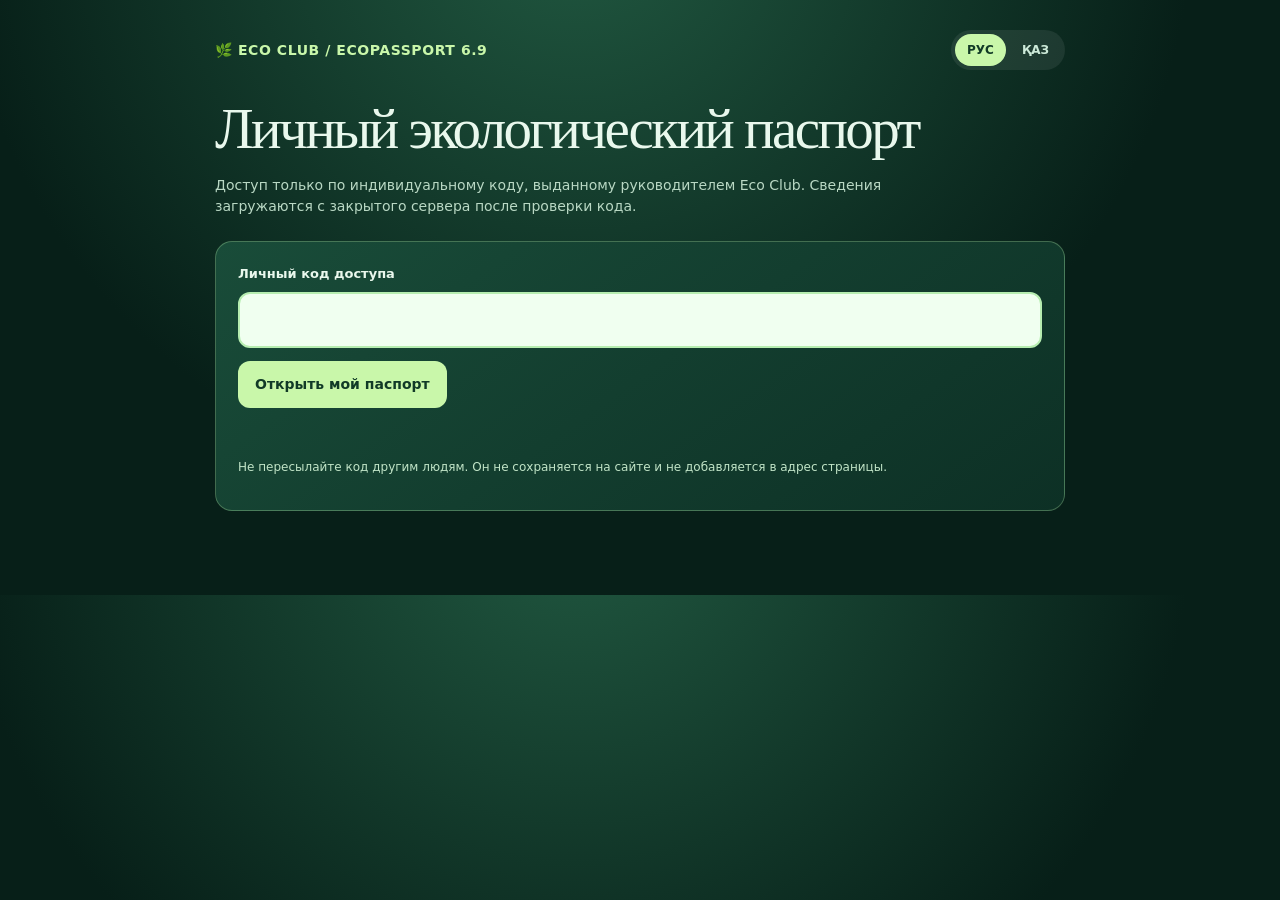
<file: passport-portal.html>
<!doctype html>
<html lang="ru">
<head>
<meta charset="utf-8"><meta name="viewport" content="width=device-width,initial-scale=1">
<title>Eco Club — Защищённый экопаспорт</title>
<style>
:root{--deep:#071f18;--panel:#103b2e;--line:#b4eba84f;--green:#c9f7aa;--text:#e9f8ed;--muted:#b9d8c4;font-family:system-ui,-apple-system,"Segoe UI",Arial,sans-serif}
*{box-sizing:border-box}body{margin:0;background:radial-gradient(ellipse at 45% -15%,#215941,#071f18 62%);color:var(--text);line-height:1.5}main{width:min(850px,100% - 24px);margin:0 auto;padding:30px 0 60px}.top{display:flex;justify-content:space-between;align-items:center;gap:14px}.brand{font-weight:850;color:var(--green);font-size:14px;letter-spacing:.04em}.languages{display:flex;gap:4px;border-radius:30px;background:#ffffff13;padding:4px}.languages button{border:0;background:none;border-radius:30px;color:#cce9d8;padding:7px 12px;font-size:12px;font-weight:800;cursor:pointer}.languages button.active{background:var(--green);color:#123b27}
h1{font:normal clamp(35px,6vw,57px)/1.1 Georgia,serif;letter-spacing:-.045em;margin:28px 0 14px}.intro{color:var(--muted);font-size:14px;max-width:700px}.panel,.stat,.medal,.event{border:1px solid var(--line);border-radius:17px;background:linear-gradient(145deg,#194c39,#0d3025)}.panel{padding:22px;margin:24px 0}.warn{font-size:12px;color:#c1e4c7;margin:12px 0}label{display:block;font-size:13px;margin-bottom:9px;font-weight:800}input{width:100%;font:inherit;color:#193c28;border:2px solid #b6edb0;border-radius:12px;padding:14px;background:#f0fff0}input:focus-visible,button:focus-visible{outline:3px solid #d4ffb9;outline-offset:3px}button{font:inherit;cursor:pointer}.primary{border:0;color:#113a27;background:var(--green);padding:13px 17px;border-radius:12px;font-size:14px;font-weight:850;min-height:46px;margin-top:13px}.secondary{border:1px solid #c6eab7;color:#e4ffe2;background:transparent;padding:11px 15px;border-radius:12px;font-size:13px;font-weight:750;min-height:44px;margin-top:12px}.state{min-height:24px;font-size:13px;margin:13px 0;color:#c6f3c4}.state.error{color:#ffcec6}.hide{display:none!important}.profile-head{display:flex;gap:14px;flex-wrap:wrap;align-items:center;justify-content:space-between}.profile-head h2{font-size:27px;margin:0}.profile-head p{color:var(--muted);font-size:13px;margin:4px 0}.level{background:#bdfca620;border:1px solid #d4faab88;padding:8px 13px;border-radius:22px;font-size:12px;font-weight:800}.stats{display:grid;grid-template-columns:repeat(3,minmax(0,1fr));gap:10px;margin:17px 0}.stat{padding:15px}.stat strong{display:block;color:var(--green);font-size:clamp(22px,4vw,32px)}.stat span{font-size:12px;color:var(--muted)}.bar{height:10px;border-radius:30px;background:#ffffff1e;overflow:hidden;margin-top:11px}.bar i{display:block;height:100%;background:linear-gradient(90deg,#71dca3,#c8faaa);border-radius:30px}h3{font-size:19px;margin:27px 0 14px}.grid{display:grid;grid-template-columns:repeat(2,minmax(0,1fr));gap:10px}.medal,.event{padding:14px;display:flex;gap:10px;align-items:center}.medal.no{opacity:.6}.ico{font-size:25px}
.certificates{display:grid;grid-template-columns:repeat(2,minmax(0,1fr));gap:12px}
.certificate{display:flex;flex-direction:column;gap:7px;padding:17px;border:1px solid #d3df9a77;border-radius:17px;background:linear-gradient(145deg,#29543c,#103127)}
.certificate .seal{font-size:23px;line-height:1}
.certificate h4{margin:0;color:#d6f5b5;font-size:16px}
.certificate .subtitle{font-size:13px;color:#e3eecb;margin:0}
.certificate .reason{color:#e1efdc;font-size:12px;margin:0;line-height:1.4}
.certificate .meta{color:#bed6c4;font-size:11px;margin:0;overflow-wrap:anywhere}
.certificate .secondary{align-self:start;margin-top:auto}
.download-state{margin:9px 0 0;color:#c7f0c7;font-size:12px;min-height:19px}
.download-state.error{color:#ffcbc2}
.certificate-download a{display:inline-block;margin-top:9px;color:#d7ffb4;font-weight:700;font-size:13px;overflow-wrap:anywhere}
.ico{font-size:25px}.medal strong,.event strong{font-size:13px;display:block}.medal small,.event small{font-size:11px;color:var(--muted);display:block}.subnote{color:var(--muted);font-size:12px;margin-top:12px}
@media(max-width:540px){.stats{grid-template-columns:repeat(2,minmax(0,1fr))}.grid,.certificates{grid-template-columns:1fr}.panel{padding:15px}.stat{padding:12px}.profile-head h2{font-size:22px}}
</style></head>
<body>
<main>
<div class="top"><span class="brand">🌿 ECO CLUB / ECOPASSPORT 6.9</span><div class="languages"><button id="ru" type="button">РУС</button><button id="kk" type="button">ҚАЗ</button></div></div>
<h1 id="heading"></h1><p class="intro" id="intro"></p>
<section class="panel" id="login">
<form id="access-form" autocomplete="off">
<label for="access-code" id="code-label"></label>
<input id="access-code" type="password" inputmode="text" minlength="64" maxlength="64" autocomplete="off" spellcheck="false" required>
<button class="primary" id="submit" type="submit"></button>
</form><p id="status" class="state" role="status" aria-live="polite"></p>
<p id="security" class="warn"></p>
</section>
<section id="passport" class="hide">
<div class="panel">
<div class="profile-head"><div><h2 id="student"></h2><p id="klass"></p><p id="participant-ref" class="subnote" hidden></p></div><span id="level" class="level"></span></div>
<div class="stats"><div class="stat"><strong id="count">0</strong><span id="label-count"></span></div><div class="stat"><strong id="paper">0</strong><span id="label-paper"></span></div><div class="stat"><strong id="caps">0</strong><span id="label-caps"></span></div></div>
<div id="next"></div><div class="bar" id="bar"><i id="bar-fill"></i></div>
<button class="secondary" type="button" id="logout"></button>
</div>
<h3 id="badges-title"></h3><div class="grid" id="badges"></div>
<h3 id="certificates-title"></h3><div id="certificates" class="certificates"></div>
<p id="certificates-hint" class="subnote"></p>
<div id="certificate-status" class="download-state" role="status" aria-live="polite"></div>
<div id="certificate-download" class="certificate-download"></div>
<h3 id="history-title"></h3><div class="grid" id="history"></div>
<p class="subnote" id="privacy"></p>
</section>
</main>
<script>
(function(){
'use strict';
var d=function(id){return document.getElementById(id);};
var dictionaries={
ru:{heading:'Личный экологический паспорт',intro:'Доступ только по индивидуальному коду, выданному руководителем Eco Club. Сведения загружаются с закрытого сервера после проверки кода.',label:'Личный код доступа',enter:'Открыть мой паспорт',waiting:'Проверяем код…',denied:'Код неверный или отозван. Обратитесь к руководителю Eco Club.',security:'Не пересылайте код другим людям. Он не сохраняется на сайте и не добавляется в адрес страницы.',student:'Участник',class:'Класс',idLabel:'Экопаспорт №',level:'Уровень',levels:['Новичок','Экоактивист','Экогерой','Эколидер'],unranked:'Начальный этап',count:'Подтверждённые вклады',paper:'Макулатура, кг',caps:'Крышки, шт.',next:'До следующего уровня осталось',contributions:'вкладов',max:'Достигнут высший уровень',logout:'Закрыть паспорт',awards:'Мои экодостижения',certificates:'Мои сертификаты',noCertificates:'Выданных сертификатов пока нет. Достижения выше начисляются автоматически и не заменяют официальных наград.',legacyCertificates:'Для просмотра именных сертификатов обратитесь к руководителю за новым кодом паспорта с постоянным ID.',download:'Скачать сертификат PDF',downloading:'Подготавливаем ваш PDF…',downloadReady:'Сертификат готов. Нажмите ссылку для сохранения.',downloadLink:'Сохранить PDF-сертификат',downloadError:'Не удалось скачать сертификат. Возможно, код истёк, награда отозвана или доступ закрыт. Откройте паспорт заново.',certificateDate:'Дата выдачи',history:'История подтверждённых вкладов',yes:'Получено',no:'Ещё не получено',empty:'Подтверждённых записей пока нет',date:'Дата',privacy:'В этом кабинете показаны только ваши результаты. Не публикуйте снимки экрана с личными данными.'},
kk:{heading:'Жеке экологиялық паспорт',intro:'Кіру тек Eco Club жетекшісі берген жеке код арқылы жүзеге асады. Код тексерілгеннен кейін мәліметтер жабық серверден алынады.',label:'Жеке кіру коды',enter:'Паспортымды ашу',waiting:'Код тексерілуде…',denied:'Код дұрыс емес немесе кері қайтарылған. Eco Club жетекшісіне хабарласыңыз.',security:'Кодты басқа адамдарға жібермеңіз. Ол сайтта сақталмайды және мекенжайға қосылмайды.',student:'Қатысушы',class:'Сынып',idLabel:'Экопаспорт №',level:'Деңгей',levels:['Бастаушы','Экоактивист','Экобатыр','Экокөшбасшы'],unranked:'Бастапқы кезең',count:'Расталған үлестер',paper:'Макулатура, кг',caps:'Қақпақтар, дана',next:'Келесі деңгейге дейін қалды',contributions:'үлес',max:'Жоғары деңгейге жетті',logout:'Паспортты жабу',awards:'Менің эко жетістіктерім',certificates:'Менің сертификаттарым',noCertificates:'Әзірге берілген сертификаттар жоқ. Жоғарыдағы жетістіктер автоматты түрде есептеледі және ресми марапаттар емес.',legacyCertificates:'Сертификаттарды көру үшін жетекшіден тұрақты ID-і бар жаңа паспорт кодын алыңыз.',download:'PDF сертификатты жүктеу',downloading:'PDF дайындалуда…',downloadReady:'Сертификат дайын. Сақтау үшін сілтемені басыңыз.',downloadLink:'PDF сертификатты сақтау',downloadError:'Сертификатты жүктеу мүмкін болмады. Код мерзімі біткен, марапат кері қайтарылған немесе кіруге шектеу қойылған болуы мүмкін. Паспортқа қайта кіріңіз.',certificateDate:'Берілген күні',history:'Расталған үлестер тарихы',yes:'Алынды',no:'Әлі алынбаған',empty:'Әзірге расталған жазбалар жоқ',date:'Күні',privacy:'Бұл кабинетте тек сіздің нәтижелеріңіз көрсетіледі. Жеке деректері бар скриншоттарды жарияламаңыз.'}
};
var lang='ru', current=null, certificateGrant=null, downloadUrl=null, downloadBusy=false;
function t(){return dictionaries[lang];}
function n(value,dp){return new Intl.NumberFormat(lang==='kk'?'kk-KZ':'ru-RU',{maximumFractionDigits:dp||0}).format(value);}
function node(tag,klass,text){var el=document.createElement(tag);if(klass)el.className=klass;if(text!==undefined)el.textContent=text;return el;}
function set(id,value){d(id).textContent=value;}
function paint(){
 document.documentElement.lang=lang;document.title=t().heading+' — Eco Club';
 ['ru','kk'].forEach(function(code){d(code).classList.toggle('active',code===lang);d(code).setAttribute('aria-pressed',String(code===lang));});
 var mapping={heading:'heading',intro:'intro',label:'code-label',enter:'submit',security:'security',count:'label-count',paper:'label-paper',caps:'label-caps',logout:'logout',awards:'badges-title',certificates:'certificates-title',history:'history-title',privacy:'privacy'};
 Object.keys(mapping).forEach(function(key){set(mapping[key],t()[key]);});
 if(current){show(current);if(downloadUrl){var links=d('certificate-download').querySelectorAll('a');links.forEach(function(a){a.textContent=t().downloadLink+' · '+a.download;});}}
}
function show(data){
 current=data;certificateGrant=data.certificateGrant||null;d('login').classList.add('hide');d('passport').classList.remove('hide');set('student',data.name||t().student);set('klass',t().class+': '+data.className);
 d('participant-ref').hidden=!data.participantRef;set('participant-ref',data.participantRef?t().idLabel+': '+data.participantRef:'');
 set('count',n(data.confirmedCount));set('paper',n(data.paperKg,2));set('caps',n(data.capsCount));
 set('level',t().level+': '+(data.level>=0?t().levels[data.level]:t().unranked));
 var milestone=data.nextTarget;
 if(milestone){set('next',t().next+': '+n(milestone-data.confirmedCount)+' '+t().contributions);
 var low=data.level>=0?[1,3,10,25][data.level]:0;
 d('bar-fill').style.width=100*Math.max(0,Math.min(1,(data.confirmedCount-low)/(milestone-low)))+'%';
 d('bar').classList.remove('hide');
 }else{set('next',t().max);d('bar').classList.add('hide');}
 d('badges').replaceChildren();
 (Array.isArray(data.awards)?data.awards:[]).forEach(function(b){
 var el=node('div','medal'+(b.earned?'':' no'));
 el.append(node('span','ico',b.icon||'🏅'));
 var copy=node('div');copy.append(node('strong','',b[lang]||b.id),node('small','',b.earned?t().yes:t().no));el.append(copy);d('badges').append(el);
 });
 renderCertificates(data);
 d('history').replaceChildren();
 var records=Array.isArray(data.history)?data.history:[];
 if(!records.length)d('history').append(node('p','subnote',t().empty));
 records.forEach(function(r){var box=node('div','event');
 box.append(node('span','ico','♻️'));var description=node('div');
 description.append(node('strong','',String(r.date||'')),node('small','',t().paper+': '+n(r.paperKg,2)+' · '+t().caps+': '+n(r.capsCount)));
 box.append(description);d('history').append(box);
 });
}

function clearCertificateFile(){
 if(downloadUrl){URL.revokeObjectURL(downloadUrl);downloadUrl=null;}
 d('certificate-download').replaceChildren();
}
function renderCertificates(data){
 var box=d('certificates');box.replaceChildren();
 var items=Array.isArray(data.issuedCertificates)?data.issuedCertificates:[];
 if(!items.length){
  box.append(node('p','subnote',data.participantRef?t().noCertificates:t().legacyCertificates));
  return;
 }
 items.forEach(function(a){
  var card=node('article','certificate');
  card.append(node('div','seal','🏅'));
  card.append(node('h4','',a[lang==='ru'?'titleRu':'titleKz']||a.titleRu));
  card.append(node('p','subtitle',a[lang==='ru'?'reasonRu':'reasonKz']||''));
  var measurement=a.metricValue===null?'':n(a.metricValue,2)+' '+(a.metricUnit||'');
  card.append(node('p','meta',measurement));
  card.append(node('p','meta',t().certificateDate+': '+(a.issuedAt||'')+' · № '+a.id));
  var action=node('button','secondary',t().download);
  action.type='button';action.disabled=downloadBusy||!certificateGrant;
  action.addEventListener('click',function(){downloadCertificate(a.id);});
  card.append(action);box.append(card);
 });
}
function downloadCertificate(id){
 if(!certificateGrant||downloadBusy)return;
 var grant=certificateGrant;
 clearCertificateFile();downloadBusy=true;
 d('certificate-status').className='download-state';
 set('certificate-status',t().downloading);
 renderCertificates(current);
 google.script.run.withSuccessHandler(function(result){
  if(grant!==certificateGrant||!current)return;
  downloadBusy=false;renderCertificates(current);
  if(!result||result.ok!==true||!result.base64){
   d('certificate-status').className='download-state error';
   set('certificate-status',t().downloadError);return;
  }
  try{
   var raw=atob(result.base64),bytes=new Uint8Array(raw.length);
   for(var i=0;i<raw.length;i++)bytes[i]=raw.charCodeAt(i);
   var blob=new Blob([bytes],{type:'application/pdf'});
   downloadUrl=URL.createObjectURL(blob);
   var link=node('a','',t().downloadLink+' · '+result.filename);
   link.href=downloadUrl;link.download=result.filename;
   d('certificate-download').append(link);
   set('certificate-status',t().downloadReady);
  }catch(err){
   d('certificate-status').className='download-state error';
   set('certificate-status',t().downloadError);
  }
 }).withFailureHandler(function(){
  if(grant!==certificateGrant||!current)return;
  downloadBusy=false;renderCertificates(current);
  d('certificate-status').className='download-state error';
  set('certificate-status',t().downloadError);
 }).downloadMyCertificate(grant,id);
}
function reset(){current=null;certificateGrant=null;downloadBusy=false;clearCertificateFile();set('certificate-status','');d('passport').classList.add('hide');d('login').classList.remove('hide');d('access-code').value='';set('status','');d('access-code').focus();}
d('access-form').addEventListener('submit',function(event){event.preventDefault();var code=d('access-code').value.trim();
 if(!/^[0-9a-f]{64}$/i.test(code)){d('status').className='state error';set('status',t().denied);return;}
 d('submit').disabled=true;d('status').className='state';set('status',t().waiting);
 google.script.run.withSuccessHandler(function(result){d('submit').disabled=false;d('access-code').value='';
 if(!result||result.success!==true){d('status').className='state error';set('status',t().denied);return;}show(result);
 }).withFailureHandler(function(){d('submit').disabled=false;d('access-code').value='';d('status').className='state error';set('status',t().denied);}).getMyPassport(code);
 });
d('logout').addEventListener('click',reset);
['ru','kk'].forEach(function(code){d(code).addEventListener('click',function(){lang=code;paint();});});
paint();
})();
</script></body></html>
</file>
